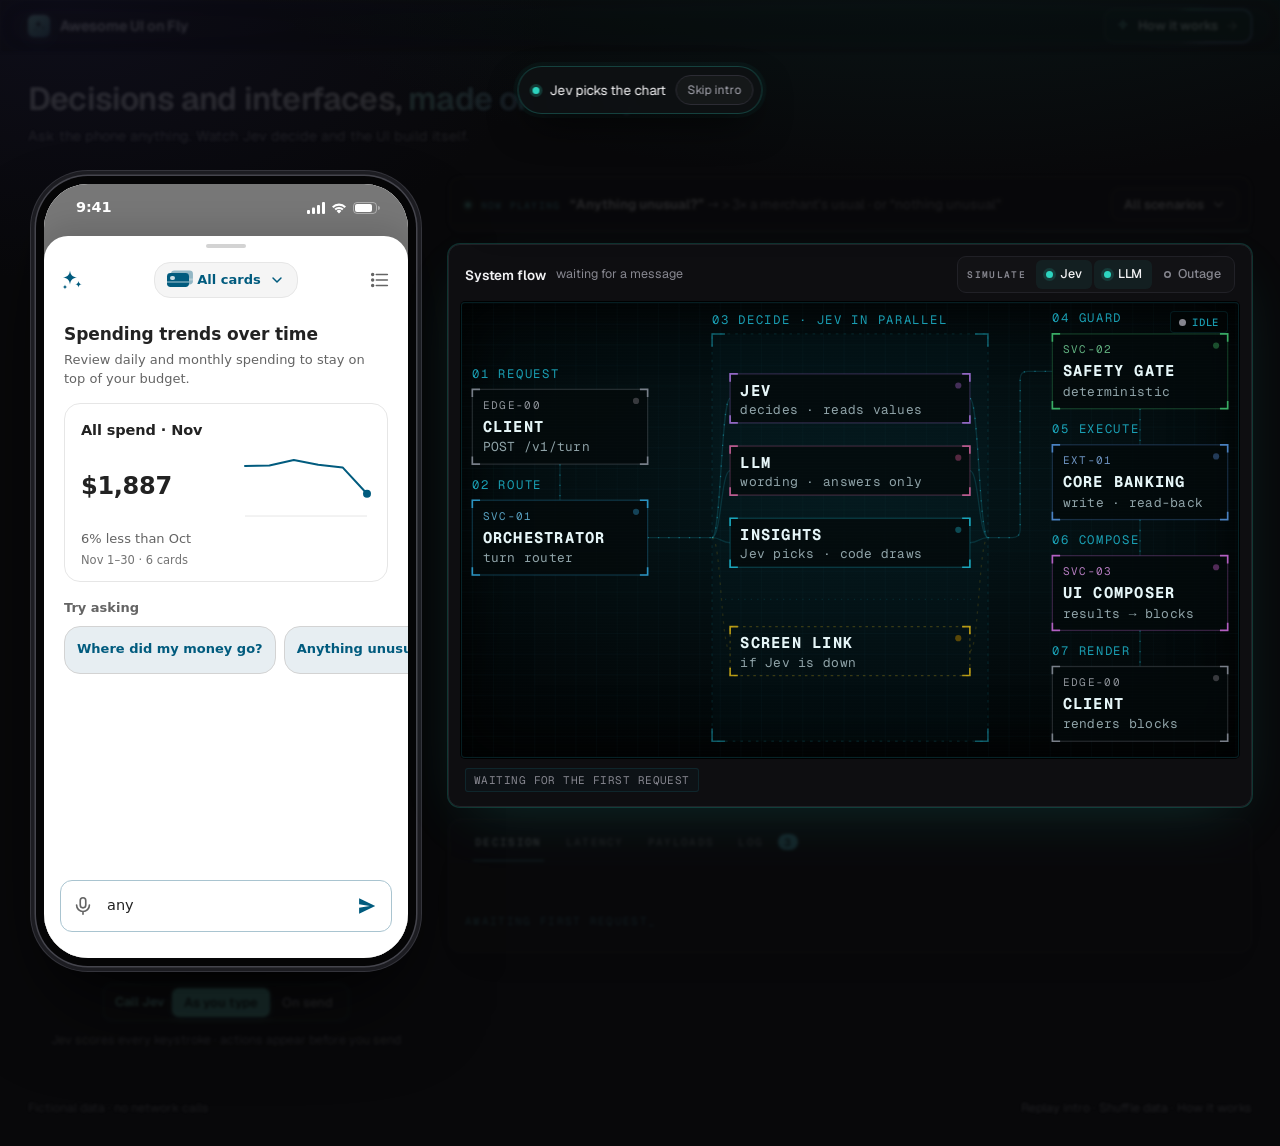
<file: index.html>
<!doctype html>
<html lang="en">
<head>
  <meta charset="utf-8">
  <meta http-equiv="Content-Security-Policy" content="default-src 'self'; script-src 'self'; style-src 'self' 'unsafe-inline'; img-src 'self' data:; font-src 'self'; connect-src 'none'; media-src 'none'; object-src 'none'; frame-src 'none'; worker-src 'none'; base-uri 'self'; form-action 'none'">
  <meta name="viewport" content="width=device-width, initial-scale=1">
  <title>Awesome UI on Fly</title>
  <meta name="description" content="A card assistant that decides and builds its UI on the fly — with every model call, score and latency visible.">
  <link rel="icon" href="data:image/svg+xml,%3Csvg xmlns=%22http://www.w3.org/2000/svg%22 viewBox=%220 0 32 32%22%3E%3Crect width=%2232%22 height=%2232%22 rx=%228%22 fill=%22%230e7490%22/%3E%3Cpath fill=%22%23ecfeff%22 d=%22M13 6c.7 5.8 3.4 8.5 9.2 9.2-5.8.7-8.5 3.4-9.2 9.2-.7-5.8-3.4-8.5-9.2-9.2 5.8-.7 8.5-3.4 9.2-9.2z%22/%3E%3C/svg%3E">
  <meta name="theme-color" content="#08080a">
  <meta property="og:title" content="Awesome UI on Fly">
  <meta property="og:description" content="Decisions and interfaces made on the fly — every model call, score and timing shown live.">
  <meta property="og:type" content="website">
  <!-- Share preview. Once the site is live, change og-image.png below to its FULL address,
       e.g. https://<you>.github.io/<repo>/og-image.png — LinkedIn and Facebook need an absolute URL. -->
  <meta property="og:image" content="https://rahulm38.github.io/Awesome-UI-on-fly/og-image.png">
  <meta property="og:image:width" content="1200">
  <meta property="og:image:height" content="630">
  <meta property="og:image:alt" content="Awesome UI on Fly — a phone drawing a spending chart on the fly, beside a live HUD of the Jev, LLM and insights calls.">
  <meta name="twitter:card" content="summary_large_image">
  <meta name="twitter:title" content="Awesome UI on Fly">
  <meta name="twitter:description" content="Decisions and interfaces made on the fly — every model call, score and timing shown live.">
  <meta name="twitter:image" content="https://rahulm38.github.io/Awesome-UI-on-fly/og-image.png">
  <link rel="preload" href="fonts/geist.woff2" as="font" type="font/woff2" crossorigin>
  <link rel="stylesheet" href="site.css?v=93">
  <link rel="stylesheet" href="phone.css?v=93">
</head>
<body>
  <header class="top">
    <a class="brand" href="#"><span class="mark"><svg viewBox="0 0 24 24"><use href="#i-sparkle"/></svg></span><b>Awesome UI on Fly</b></a>
    <nav class="top-nav"><a class="hiw" href="architecture.html"><span class="hiw-in"><svg class="ico" width="14" height="14" viewBox="0 0 24 24" fill="none" stroke="currentColor" stroke-width="1.75" stroke-linecap="round" stroke-linejoin="round" aria-hidden="true"><path d="M10 2.5c.5 4.4 2.6 6.5 7 7-4.4.5-6.5 2.6-7 7-.5-4.4-2.6-6.5-7-7 4.4-.5 6.5-2.6 7-7z"/></svg>How it works<svg class="ico hiw-arrow" width="14" height="14" viewBox="0 0 24 24" fill="none" stroke="currentColor" stroke-width="1.75" stroke-linecap="round" stroke-linejoin="round" aria-hidden="true"><path d="M5 12h14"/><path d="m12 5 7 7-7 7"/></svg></span></a></nav>
  </header>

  <section class="hero">
    <h1>Decisions and interfaces, <em>made on the fly.</em></h1>
    <p>Ask the phone anything. Watch Jev decide and the UI build itself.</p>
  </section>

  <main class="stage">
    <section class="phone-col">
      <div class="phone">
        <div class="screen">
          <div class="statusbar" id="statusbar"><span id="clock">9:41</span>
            <span class="sb-icons">
              <svg viewBox="0 0 18 12"><rect x="0" y="8" width="3" height="4" rx="1" fill="currentColor"/><rect x="5" y="5.5" width="3" height="6.5" rx="1" fill="currentColor"/><rect x="10" y="3" width="3" height="9" rx="1" fill="currentColor"/><rect x="15" y="0" width="3" height="12" rx="1" fill="currentColor"/></svg>
              <svg viewBox="0 0 16 12"><path d="M8 11.5 5.6 9a3.4 3.4 0 0 1 4.8 0zM3.4 6.8a6.5 6.5 0 0 1 9.2 0l-1.5 1.5a4.4 4.4 0 0 0-6.2 0zM1 4.4a9.9 9.9 0 0 1 14 0l-1.5 1.5a7.8 7.8 0 0 0-11 0z" fill="currentColor"/></svg>
              <svg viewBox="0 0 27 12"><rect x=".5" y=".5" width="23" height="11" rx="3.5" fill="none" stroke="currentColor" opacity=".4"/><rect x="2" y="2" width="17" height="8" rx="2" fill="currentColor"/><path d="M25 4v4a2 2 0 0 0 0-4z" fill="currentColor" opacity=".4"/></svg>
            </span>
          </div>

          <div class="host" id="host"></div>
          <button class="fab" id="fab" aria-label="Open Nova"><svg viewBox="0 0 24 24"><use href="#i-sparkle"/></svg><span class="dot"></span></button>
          <div class="scrim off" id="scrim"></div>

          <section class="sheet off" id="sheet" aria-label="Nova assistant">
            <button class="handle" id="handle" aria-label="Close"></button>
            <header class="sheet-head" id="sheet-head">
              <span class="sparkle"><svg viewBox="0 0 24 24"><use href="#i-sparkle"/></svg></span>
              <button class="card-chip" id="card-chip" aria-haspopup="dialog"></button>
              <button class="icon-btn" id="activity" aria-label="What Nova changed"><svg viewBox="0 0 24 24" fill="none" stroke="currentColor" stroke-width="1.8" stroke-linecap="round"><path d="M8 6h12M8 12h12M8 18h12"/><circle cx="4" cy="6" r="1" fill="currentColor"/><circle cx="4" cy="12" r="1" fill="currentColor"/><circle cx="4" cy="18" r="1" fill="currentColor"/></svg><span class="badge" id="badge"></span></button>
            </header>
            <div class="chat" id="chat"></div>
            <div class="tray" id="tray" hidden></div>
            <form class="inputbar" id="composer" autocomplete="off">
              <button type="button" class="mic" id="mic" aria-label="Speak">
                <svg viewBox="0 0 24 24" fill="none" stroke="currentColor" stroke-width="1.8" stroke-linecap="round"><rect x="9" y="3" width="6" height="11" rx="3"/><path d="M5 11a7 7 0 0 0 14 0M12 18v3"/></svg>
              </button>
              <input id="input" placeholder="Ask Nova…" aria-label="Message Nova">
              <button class="trail send" id="trail" aria-label="Send">
                <svg class="i-send" viewBox="0 0 24 24"><path d="M3.4 20.4 21 12 3.4 3.6l-.01 6.53L15 12 3.39 13.87z" fill="currentColor"/></svg>
              </button>
            </form>
          </section>

          <div class="picker" id="picker" hidden></div>
        </div>
      </div>
      <div class="under">
        <div class="seg" id="mode-seg" role="radiogroup" aria-label="When to call Jev"><span class="seg-l">Call Jev</span><button data-mode="live" class="on" role="radio" aria-checked="true">As you type</button><button data-mode="send" role="radio" aria-checked="false">On send</button></div>
        <p class="mode-note" id="mode-note">Jev scores every keystroke · actions appear before you send</p>
      </div>
    </section>

    <section class="inspector">
      <div class="panel" id="try">
        <div class="ph"><h2>Scenarios</h2><small>see it · click to play it</small><div class="r"><button class="btn sm" id="surprise" type="button"><svg class="ico" width="14" height="14" viewBox="0 0 24 24" fill="none" stroke="currentColor" stroke-width="1.8" stroke-linecap="round" stroke-linejoin="round" aria-hidden="true"><path d="M4 7h3.5c2 0 3.2.9 4.3 2.6l.4.8c1.1 1.7 2.3 2.6 4.3 2.6H20M17 9.8 20 13l-3 3M4 17h3.5c1.4 0 2.4-.4 3.2-1.2M13.3 8.2c.8-.8 1.8-1.2 3.2-1.2H20M17 4l3 3-3 3"/></svg>Surprise me</button></div></div>
        <div class="scen-tabs" id="scen-tabs" role="tablist" aria-label="Scenario groups"></div>
        <div class="scen" id="scenarios" role="tabpanel"></div>
        <div class="narrate" id="narrate"><span class="np"><i class="np-dot"></i><span><b>Pick one</b> · or type in the phone</span></span></div>
      </div>

      <div class="panel" id="flow-panel">
        <div class="ph"><h2>System flow</h2><small id="trace-label">waiting for a message</small><div class="r"><div class="sim" role="group" aria-label="Simulate models (nothing real is called)"><span class="sim-l">Simulate</span><label class="chip-tg" title="Jev picks the action and reads its values. Off: nothing decides — the phone says so and links to the right screen; the typing tray goes quiet."><input type="checkbox" data-model="jev" checked aria-label="Jev"><span><i></i>Jev</span></label><label class="chip-tg" title="The LLM only words answers (headlines), never decides. Off: templated wording, same decisions."><input type="checkbox" data-model="llm" checked aria-label="LLM"><span><i></i>LLM</span></label><label class="chip-tg out" title="Jev times out (5.0 s + one retry, 7.0 s budget) and the phone links to the right screen; the LLM misses its 1.5 s cap and templated words are used."><input type="checkbox" id="outage" aria-label="Model outage"><span><i></i>Outage</span></label></div></div></div>
        <div class="flow-wrap"><span class="live" id="live"><i></i>idle</span><svg id="flow" role="img" aria-label="Request pipeline: client, orchestrator, then Jev, LLM and Insights in parallel (rules as fallback), safety gate, core banking, UI composer, back to the client. It animates each live request; the line below describes the current stage."></svg></div>
        <div class="flow-say" id="flow-say"><i></i><span></span></div>
        <div class="summary" id="summary"><span>Waiting for the first request</span></div>
      </div>

      <div class="panel" id="inspect-panel">
        <div class="tabbar" role="tablist" aria-label="Request details">
          <button role="tab" id="t-scores" aria-controls="p-scores" data-tab="scores" class="on">Decision</button>
          <button role="tab" id="t-latency" aria-controls="p-latency" data-tab="latency">Latency</button>
          <button role="tab" id="t-payload" aria-controls="p-payload" data-tab="payload">Payloads</button>
          <button role="tab" id="t-log" aria-controls="p-log" data-tab="log">Log <i id="log-count"></i></button>
        </div>
        <div class="tab on" id="p-scores" role="tabpanel" aria-labelledby="t-scores" data-pane="scores">
          <div class="sub"><small id="scores-text"></small><div id="score-tabs" class="mini-tabs" role="tablist" aria-label="Message parts"></div></div>
          <div id="scores"><p class="hud-empty">awaiting first request<i>_</i></p></div>
        </div>
        <div class="tab" id="p-latency" role="tabpanel" aria-labelledby="t-latency" data-pane="latency"><div id="waterfall"><p class="empty hud-empty">awaiting first request<i>_</i></p></div></div>
        <div class="tab" id="p-payload" role="tabpanel" aria-labelledby="t-payload" data-pane="payload">
          <div class="sub"><small id="json-title">Click a row in Latency to inspect it</small>
            <div class="mini-tabs" id="side-tabs" role="tablist" aria-label="Payload side"><button role="tab" data-side="req">Request</button><button role="tab" data-side="res" class="on">Response</button></div></div>
          <pre id="json" class="json"><span class="hud-empty">select a span in Latency<i>_</i></span></pre>
        </div>
        <div class="tab" id="p-log" role="tabpanel" aria-labelledby="t-log" data-pane="log"><ol id="log" class="log"></ol></div>
      </div>
    </section>
  </main>

  <footer class="foot"><span>Fictional data · no network calls</span><span><button class="linkish" id="replay-intro" type="button">Replay intro</button> · <button class="linkish" id="shuffle" type="button" title="Reload with different fictional data">Shuffle data</button> · <a href="architecture.html">How it works</a></span></footer>

  <svg width="0" height="0" style="position:absolute" aria-hidden="true"><defs>
    <symbol id="i-sparkle" viewBox="0 0 24 24"><path fill="currentColor" d="M10 2.5c.5 4.4 2.6 6.5 7 7-4.4.5-6.5 2.6-7 7-.5-4.4-2.6-6.5-7-7 4.4-.5 6.5-2.6 7-7zM18.5 13c.25 2 1.2 3 3.2 3.2-2 .25-3 1.2-3.2 3.2-.25-2-1.2-3-3.2-3.2 2-.25 3-1.2 3.2-3.2zM5 16.5c.2 1.5.9 2.2 2.4 2.4-1.5.2-2.2.9-2.4 2.4-.2-1.5-.9-2.2-2.4-2.4 1.5-.2 2.2-.9 2.4-2.4z"/></symbol>
  </defs></svg>

  <script src="js/icons.js?v=93"></script>
  <script src="js/a11y.js?v=93"></script>
  <script src="js/flowgraph.js?v=93"></script>
  <script src="js/data.js?v=93"></script>
  <script src="js/jev.js?v=93"></script>
  <script src="js/llm.js?v=93"></script>
  <script src="js/insights.js?v=93"></script>
  <script src="js/engine.js?v=93"></script>
  <script src="js/charts.js?v=93"></script>
  <script src="js/phone.js?v=93"></script>
  <script src="js/inspector.js?v=93"></script>
  <script src="js/correct.js?v=93"></script>
  <script src="js/main.js?v=93"></script>
</body>
</html>
</file>
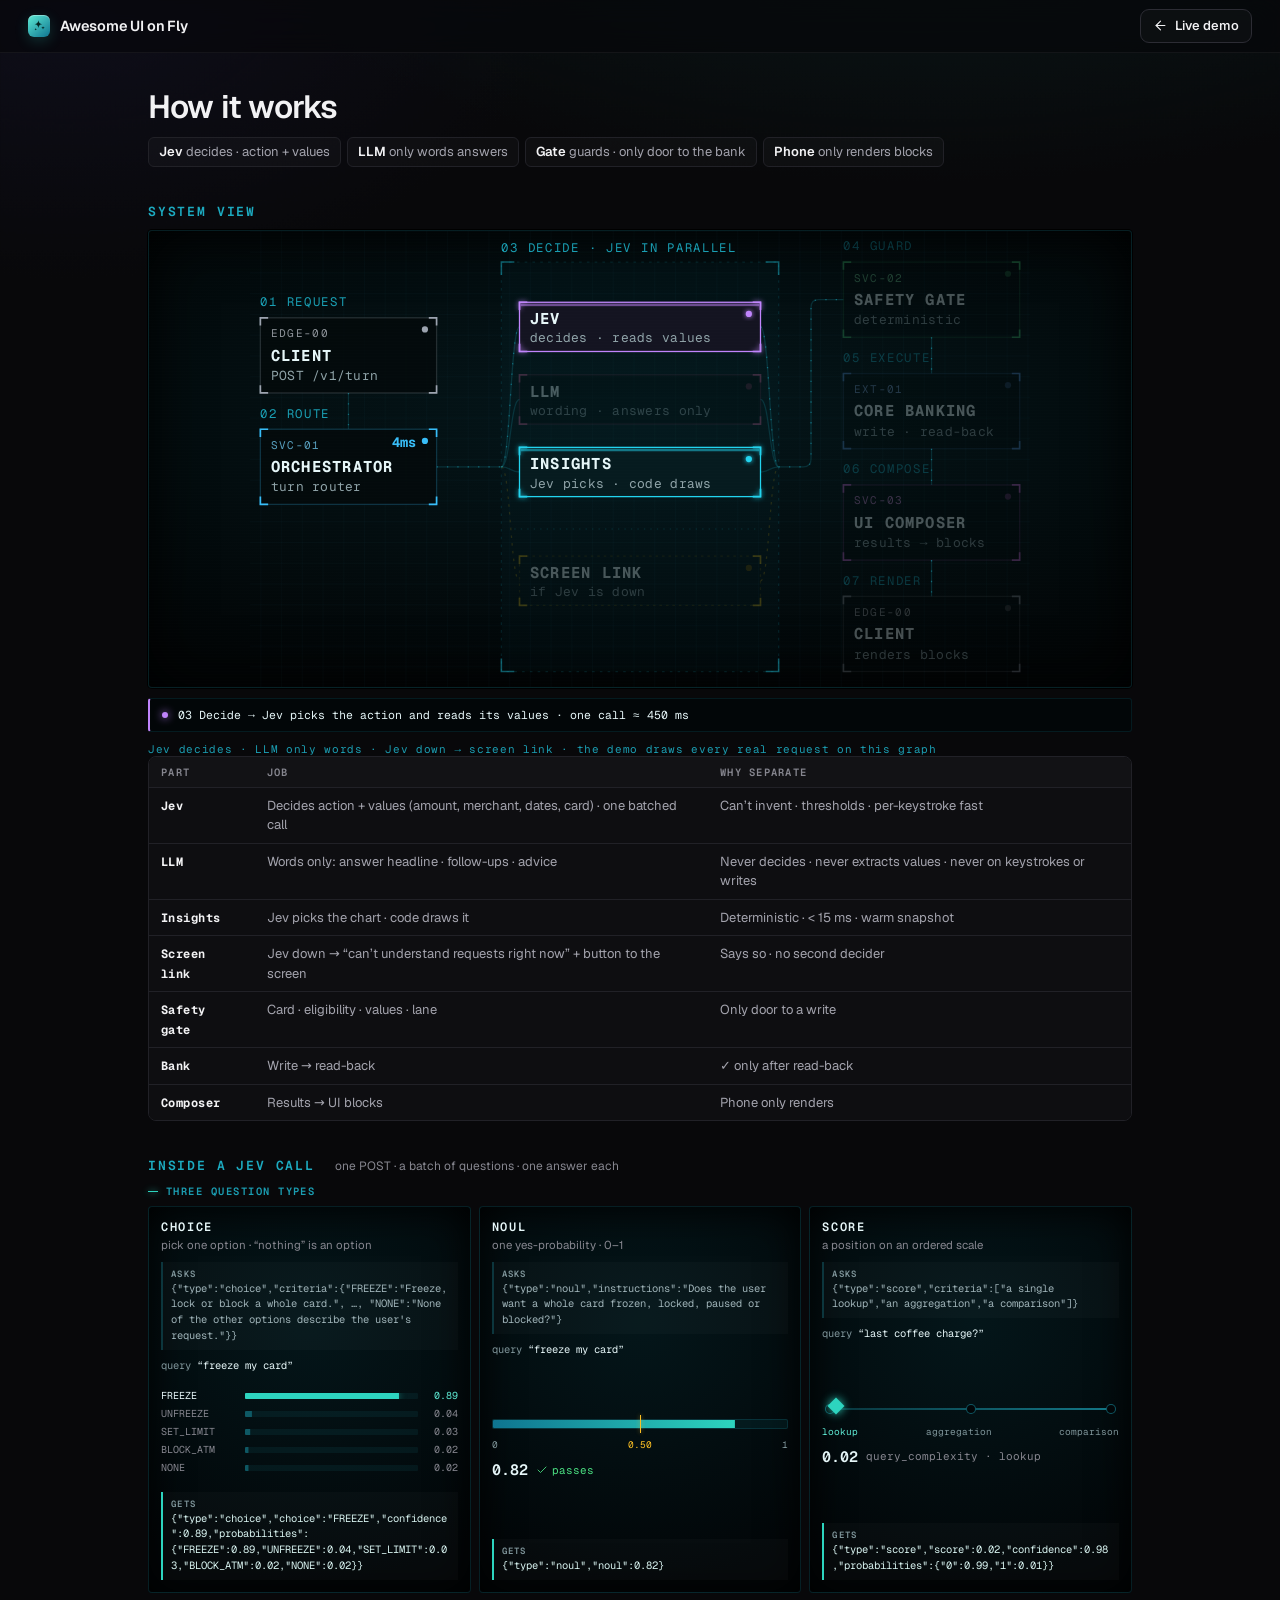
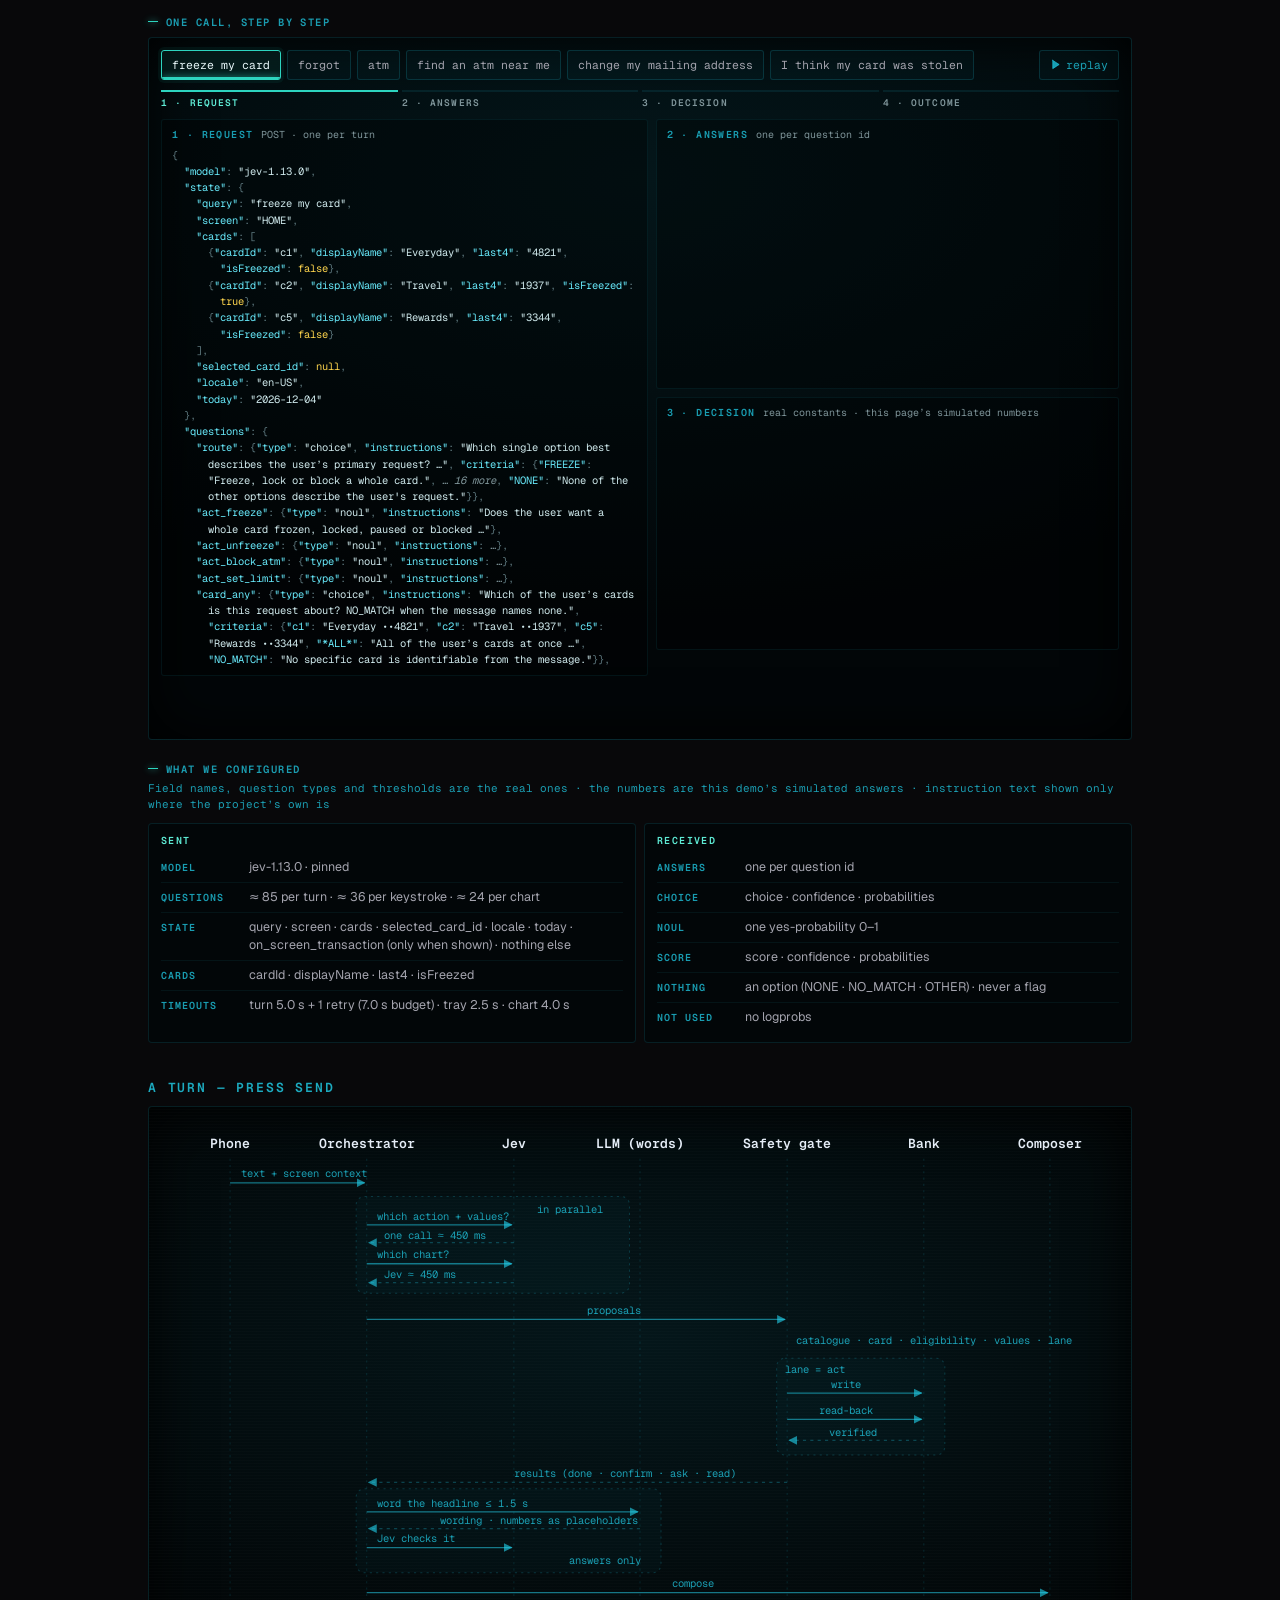
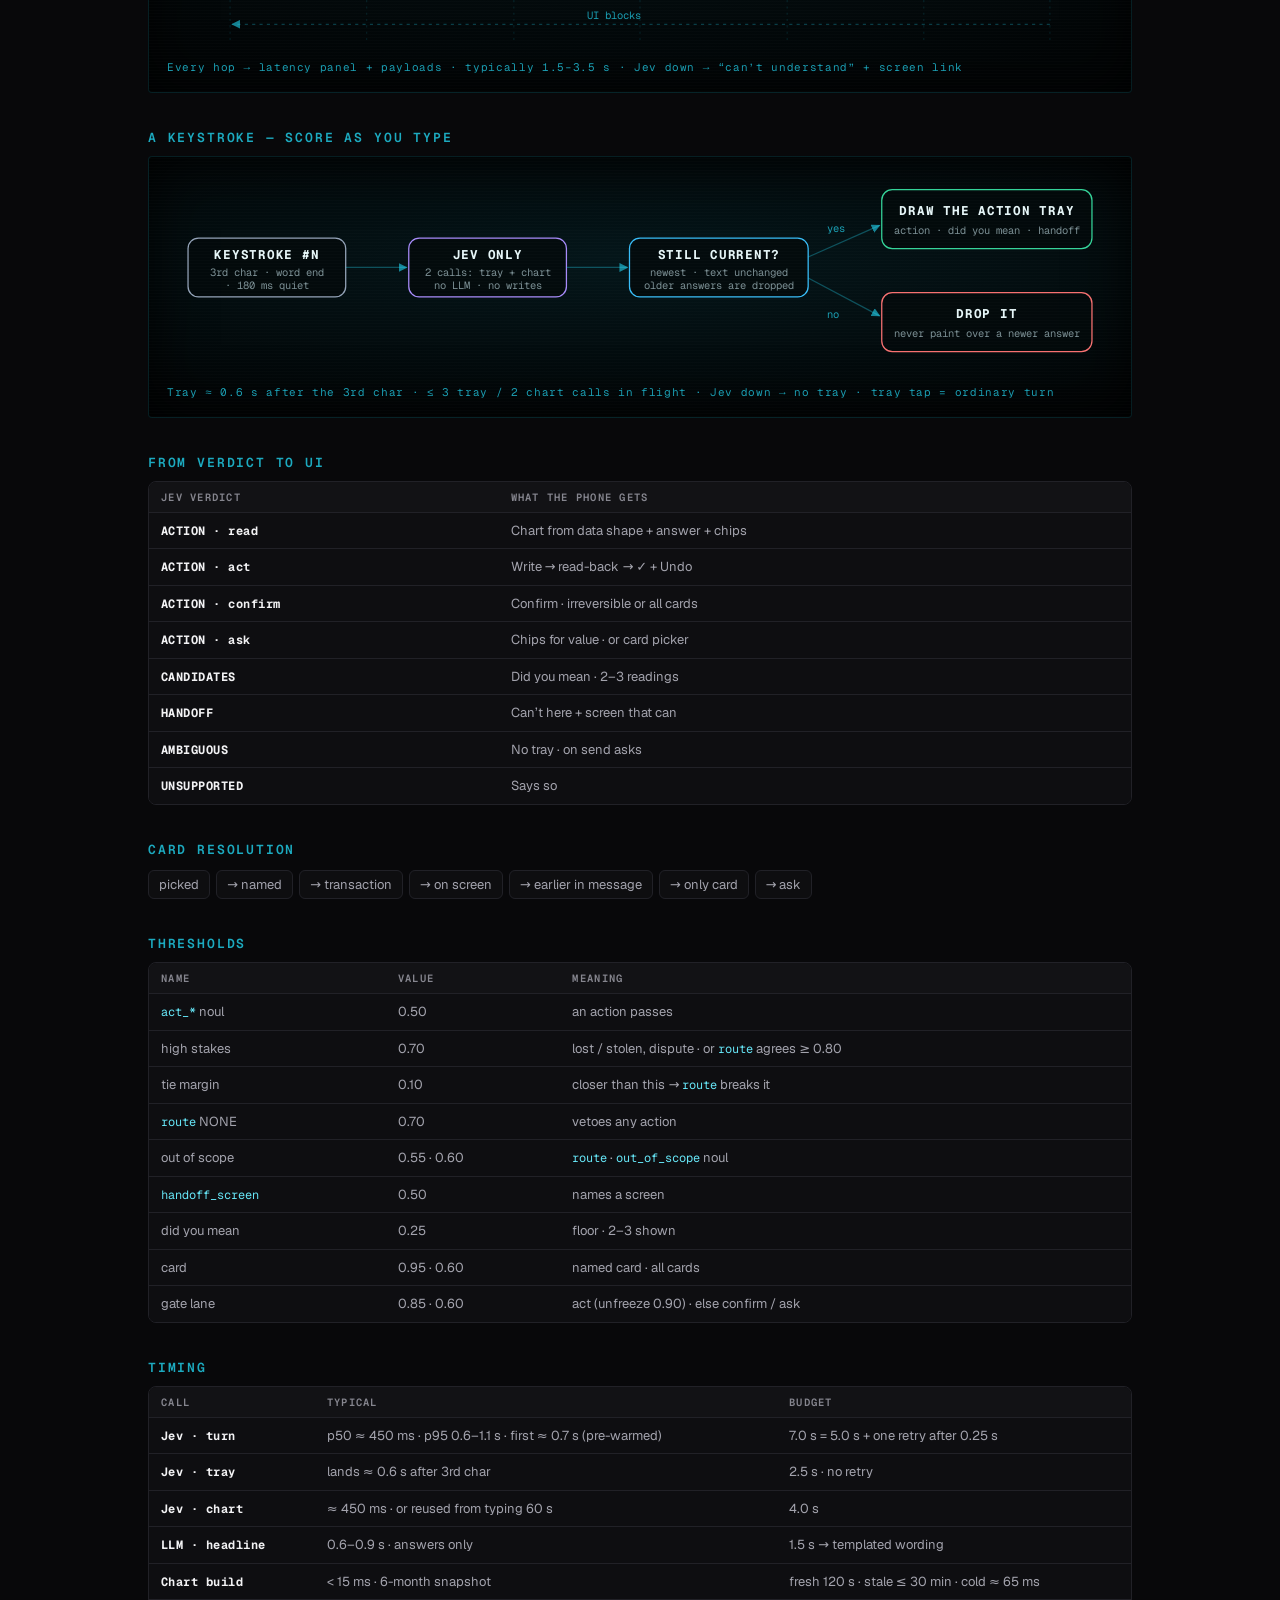
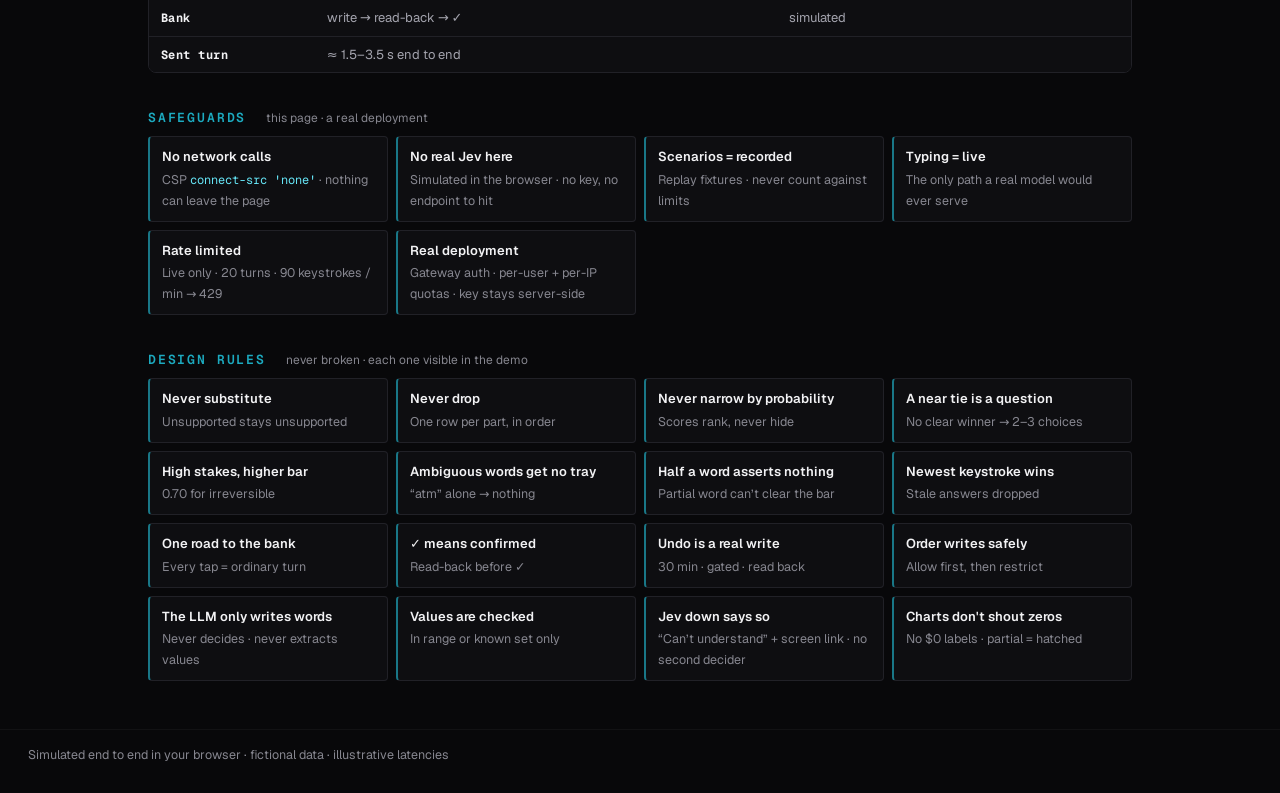
<file: architecture.html>
<!doctype html>
<html lang="en">
<head>
  <meta charset="utf-8">
  <meta property="og:title" content="Awesome UI on Fly · How it works">
  <meta property="og:image" content="og-image.png">
  <meta name="twitter:card" content="summary_large_image">
  <meta http-equiv="Content-Security-Policy" content="default-src 'self'; script-src 'self'; style-src 'self' 'unsafe-inline'; img-src 'self' data:; font-src 'self'; connect-src 'none'; media-src 'none'; object-src 'none'; frame-src 'none'; worker-src 'none'; base-uri 'self'; form-action 'none'">
  <meta name="viewport" content="width=device-width, initial-scale=1">
  <title>Awesome UI on Fly · How it works</title>
  <link rel="icon" href="data:image/svg+xml,%3Csvg xmlns=%22http://www.w3.org/2000/svg%22 viewBox=%220 0 32 32%22%3E%3Crect width=%2232%22 height=%2232%22 rx=%228%22 fill=%22%230e7490%22/%3E%3Cpath fill=%22%23ecfeff%22 d=%22M13 6c.7 5.8 3.4 8.5 9.2 9.2-5.8.7-8.5 3.4-9.2 9.2-.7-5.8-3.4-8.5-9.2-9.2 5.8-.7 8.5-3.4 9.2-9.2z%22/%3E%3C/svg%3E">
  <link rel="preload" href="fonts/geist.woff2" as="font" type="font/woff2" crossorigin>
  <link rel="stylesheet" href="site.css?v=93">
  <style>
    .doc-wrap { max-width: 1040px; margin: 0 auto; padding: 8px 28px 48px; }
    .doc-wrap h1 { font: 600 clamp(24px, 2.6vw, 32px)/1.15 var(--display); letter-spacing: -.025em; margin: 28px 0 0; }
    .doc-wrap h2 { font: 600 13px var(--mono); letter-spacing: .14em; text-transform: uppercase; color: #22d3eecc; margin: 36px 0 10px; }
    .doc-wrap h2 small { font: 12px var(--sans); letter-spacing: 0; text-transform: none; color: var(--text-3); margin-left: 10px; }
    .fig { position: relative; margin: 0; border: 1px solid #22d3ee1f; border-radius: 4px; overflow: hidden; padding: 18px;
      background: radial-gradient(120% 90% at 50% 40%, #04161a 0%, #020506 70%); box-shadow: inset 0 0 60px #000; }
    .fig::after { content: ""; position: absolute; inset: 0; pointer-events: none; opacity: .45; background: repeating-linear-gradient(0deg, #ffffff07 0 1px, transparent 1px 3px); }
    .fig svg { display: block; width: 100%; height: auto; position: relative; }
    .fig figcaption { font: 11px var(--mono); letter-spacing: .06em; color: var(--hud-dim); margin-top: 10px; position: relative; }
    table { width: 100%; border-collapse: collapse; margin: 0; font-size: 13px; background: var(--surface); border: 1px solid var(--border); border-radius: 8px; overflow: hidden; }
    th, td { text-align: left; padding: 8px 12px; border-bottom: 1px solid var(--border); vertical-align: top; }
    th { font: 600 10.5px var(--mono); letter-spacing: .12em; text-transform: uppercase; color: var(--text-3); background: #ffffff04; }
    td { color: var(--text-2); } td b { color: var(--text); font-family: var(--mono); font-size: 12px; letter-spacing: .04em; }
    code { font: 12px var(--mono); color: #67e8f9; }
    .rules { display: grid; grid-template-columns: repeat(auto-fill, minmax(230px, 1fr)); gap: 8px; }
    .rule { background: var(--surface); border: 1px solid var(--border); border-left: 2px solid #22d3ee88; border-radius: 4px; padding: 10px 12px; }
    .rule b { display: block; font-size: 13px; font-weight: 600; margin-bottom: 2px; }
    .rule span { color: var(--text-3); font-size: 12.5px; }
    svg text { font-family: var(--mono); }
    .b rect { fill: #03090bcc; stroke-width: 1.2; } .b .t { fill: #e6f6f8; font-size: 12px; font-weight: 700; letter-spacing: .06em; text-anchor: middle; text-transform: uppercase; }
    .b .s { fill: #7b8f94; font-size: 10px; text-anchor: middle; }
    .ar { stroke: #22d3ee55; stroke-width: 1.2; fill: none; marker-end: url(#h); } .ar.dash { stroke-dasharray: 3 4; }
    .lbl { fill: var(--hud-dim); font-size: 10px; } .life { stroke: #22d3ee22; stroke-dasharray: 2 4; }
    .sq { stroke: #22d3ee88; stroke-width: 1.2; marker-end: url(#h); } .sq.ret { stroke-dasharray: 3 4; stroke: #22d3ee44; }
    .grp { fill: #22d3ee06; stroke: #22d3ee33; stroke-dasharray: 2 4; }
    .points { list-style: none; display: flex; flex-wrap: wrap; gap: 6px; margin: 12px 0 0; padding: 0; }
    .points li { font-size: 13px; color: var(--text-2); background: #ffffff06; border: 1px solid var(--border); border-radius: 6px; padding: 4px 10px; } .points b { color: var(--text); }
    .fig-live { padding: 0; border: 0; background: none; box-shadow: none; overflow: visible; }
    .fig-live::after { display: none; }
    .fig-live .flow-wrap, .fig-live .flow-say { margin-left: 0; margin-right: 0; }
    .guards { display: grid; grid-template-columns: repeat(auto-fill, minmax(230px, 1fr)); gap: 8px; }
    .tscroll { border: 1px solid var(--border); border-radius: 8px; } .tscroll table { border: 0; border-radius: 0; }
    .tscroll tr:last-child td { border-bottom: 0; }
    @media (max-width: 760px) {
      .doc-wrap { padding-left: 16px; padding-right: 16px; }
      .tscroll table { min-width: 560px; }
      .fig:not(.fig-live) { overflow-x: auto; padding: 12px; }
      .fig:not(.fig-live) svg { min-width: 620px; }
      .rules, .guards { grid-template-columns: 1fr; }
      .doc-wrap h2 small { display: block; margin: 4px 0 0; }
    }
  </style>
</head>
<body>
  <header class="top"><a class="brand" href="index.html"><span class="mark"><svg viewBox="0 0 24 24"><path fill="currentColor" d="M10 2.5c.5 4.4 2.6 6.5 7 7-4.4.5-6.5 2.6-7 7-.5-4.4-2.6-6.5-7-7 4.4-.5 6.5-2.6 7-7zM18.5 13c.25 2 1.2 3 3.2 3.2-2 .25-3 1.2-3.2 3.2-.25-2-1.2-3-3.2-3.2 2-.25 3-1.2 3.2-3.2zM5 16.5c.2 1.5.9 2.2 2.4 2.4-1.5.2-2.2.9-2.4 2.4-.2-1.5-.9-2.2-2.4-2.4 1.5-.2 2.2-.9 2.4-2.4z"/></svg></span><b>Awesome UI on Fly</b></a><a class="btn sm" href="index.html"><svg width="14" height="14" viewBox="0 0 24 24" fill="none" stroke="currentColor" stroke-width="1.75" stroke-linecap="round" stroke-linejoin="round" aria-hidden="true"><path d="m12 19-7-7 7-7"/><path d="M19 12H5"/></svg>Live demo</a></header>

  <main class="doc-wrap"><h1>How it works</h1>
    <ul class="points"><li><b>Jev</b> decides · action + values</li><li><b>LLM</b> only words answers</li><li><b>Gate</b> guards · only door to the bank</li><li><b>Phone</b> only renders blocks</li></ul>

    <svg width="0" height="0" style="position:absolute"><defs><marker id="h" viewBox="0 0 10 10" refX="9" refY="5" markerWidth="7" markerHeight="7" orient="auto-start-reverse"><path d="M0 0L10 5L0 10z" fill="#22d3ee99"/></marker></defs></svg>

    <h2>System view</h2>
    <figure class="fig fig-live">
      <div class="flow-wrap"><svg id="flow" role="img" aria-label="Request pipeline: client, orchestrator, Jev decides action and values (screen link if Jev is down), Insights draws charts, safety gate, core banking, UI composer with LLM wording, back to the client."></svg></div>
      <div class="flow-say"><i></i><span>a sample turn plays through the pipeline</span></div>
      <figcaption>Jev decides · LLM only words · Jev down → screen link · the demo draws every real request on this graph</figcaption>
    </figure>

    <div class="tscroll"><table>
      <tr><th>Part</th><th>Job</th><th>Why separate</th></tr>
      <tr><td><b>Jev</b></td><td>Decides action + values (amount, merchant, dates, card) · one batched call</td><td>Can’t invent · thresholds · per-keystroke fast</td></tr>
      <tr><td><b>LLM</b></td><td>Words only: answer headline · follow-ups · advice</td><td>Never decides · never extracts values · never on keystrokes or writes</td></tr>
      <tr><td><b>Insights</b></td><td>Jev picks the chart · code draws it</td><td>Deterministic · &lt; 15 ms · warm snapshot</td></tr>
      <tr><td><b>Screen link</b></td><td>Jev down → “can’t understand requests right now” + button to the screen</td><td>Says so · no second decider</td></tr>
      <tr><td><b>Safety gate</b></td><td>Card · eligibility · values · lane</td><td>Only door to a write</td></tr>
      <tr><td><b>Bank</b></td><td>Write → read-back</td><td>✓ only after read-back</td></tr>
      <tr><td><b>Composer</b></td><td>Results → UI blocks</td><td>Phone only renders</td></tr>
    </table></div>

    <h2 id="jev-call">Inside a Jev call <small>one POST · a batch of questions · one answer each</small></h2>
    <section class="jx" id="jx" aria-label="Inside a Jev call">
      <h3 class="jx-h">Three question types</h3>
      <div class="jx-types">
        <article class="jx-card" id="jx-choice">
          <header><b>Choice</b><span>pick one option · “nothing” is an option</span></header>
          <code class="jx-snip"><i>asks</i>{"type":"choice","criteria":{"FREEZE":"Freeze, lock or block a whole card.", …, "NONE":"None of the other options describe the user's request."}}</code>
          <div class="jx-query">query <q>freeze my card</q></div>
          <div class="jx-viz"></div>
          <code class="jx-snip jx-got"><i>gets</i><span>{"type":"choice","choice":"FREEZE","confidence":0.89,"probabilities":{…}}</span></code>
        </article>
        <article class="jx-card" id="jx-noul">
          <header><b>Noul</b><span>one yes-probability · 0–1</span></header>
          <code class="jx-snip"><i>asks</i>{"type":"noul","instructions":"Does the user want a whole card frozen, locked, paused or blocked?"}</code>
          <div class="jx-query">query <q>freeze my card</q></div>
          <div class="jx-viz"></div>
          <code class="jx-snip jx-got"><i>gets</i><span>{"type":"noul","noul":0.82}</span></code>
        </article>
        <article class="jx-card" id="jx-score">
          <header><b>Score</b><span>a position on an ordered scale</span></header>
          <code class="jx-snip"><i>asks</i>{"type":"score","criteria":["a single lookup","an aggregation","a comparison"]}</code>
          <div class="jx-query">query <q>last coffee charge?</q></div>
          <div class="jx-viz"></div>
          <code class="jx-snip jx-got"><i>gets</i><span>{"type":"score","score":0.02,"confidence":0.98,"probabilities":{"0":0.99,"1":0.01}}</span></code>
        </article>
      </div>

      <h3 class="jx-h">One call, step by step</h3>
      <div class="jx-walk" id="jx-walk">
        <div class="jx-bar">
          <div class="jx-tabs" role="tablist" aria-label="Example requests"></div>
          <button type="button" class="jx-replay" aria-label="Replay this example"></button>
        </div>
        <ol class="jx-steps" aria-hidden="true"><li>request</li><li>answers</li><li>decision</li><li>outcome</li></ol>
        <div class="jx-grid">
          <div class="jx-pane jx-req"><div class="jx-ph"><b>1 · request</b><small>POST · one per turn</small></div><pre></pre></div>
          <div class="jx-col">
            <div class="jx-pane jx-ans"><div class="jx-ph"><b>2 · answers</b><small>one per question id</small></div><div class="jx-rows"></div></div>
            <div class="jx-pane jx-dec"><div class="jx-ph"><b>3 · decision</b><small>real constants · this page’s simulated numbers</small></div><ol class="jx-checks"></ol></div>
          </div>
        </div>
        <div class="jx-out" aria-live="polite"><span class="jx-ph"><b>4 · outcome</b></span><code></code><small></small></div>
      </div>

      <h3 class="jx-h">What we configured</h3>
      <p class="jx-note">Field names, question types and thresholds are the real ones · the numbers are this demo’s simulated answers · instruction text shown only where the project’s own is</p>
      <div class="jx-cfg">
        <div><h4>sent</h4><ul>
          <li><b>model</b><span>jev-1.13.0 · pinned</span></li>
          <li><b>questions</b><span>≈ 85 per turn · ≈ 36 per keystroke · ≈ 24 per chart</span></li>
          <li><b>state</b><span>query · screen · cards · selected_card_id · locale · today · on_screen_transaction (only when shown) · nothing else</span></li>
          <li><b>cards</b><span>cardId · displayName · last4 · isFreezed</span></li>
          <li><b>timeouts</b><span>turn 5.0 s + 1 retry (7.0 s budget) · tray 2.5 s · chart 4.0 s</span></li>
        </ul></div>
        <div><h4>received</h4><ul>
          <li><b>answers</b><span>one per question id</span></li>
          <li><b>choice</b><span>choice · confidence · probabilities</span></li>
          <li><b>noul</b><span>one yes-probability 0–1</span></li>
          <li><b>score</b><span>score · confidence · probabilities</span></li>
          <li><b>nothing</b><span>an option (NONE · NO_MATCH · OTHER) · never a flag</span></li>
          <li><b>not used</b><span>no logprobs</span></li>
        </ul></div>
      </div>
    </section>

    <h2>A turn — press send</h2>
    <figure class="fig">
      <svg viewBox="0 0 900 500">
        <g class="lbl" text-anchor="middle" style="font-size:12.5px;fill:#e5edf7;font-weight:600">
          <text x="60" y="22">Phone</text><text x="190" y="22">Orchestrator</text><text x="330" y="22">Jev</text><text x="450" y="22">LLM (words)</text><text x="590" y="22">Safety gate</text><text x="720" y="22">Bank</text><text x="840" y="22">Composer</text>
        </g>
        <g class="life"><path d="M60 32V490M190 32V490M330 32V490M450 32V490M590 32V490M720 32V490M840 32V490"/></g>
        <path class="sq" d="M60 55H188"/><text class="lbl" x="70" y="49">text + screen context</text>
        <rect class="grp" x="180" y="68" width="260" height="92" rx="8"/><text class="lbl" x="352" y="84">in parallel</text>
        <path class="sq" d="M190 95H328"/><text class="lbl" x="200" y="90">which action + values?</text>
        <path class="sq ret" d="M330 112H192"/><text class="lbl" x="206" y="108">one call ≈ 450 ms</text>
        <path class="sq" d="M190 132H328"/><text class="lbl" x="200" y="127">which chart?</text>
        <path class="sq ret" d="M330 150H192"/><text class="lbl" x="206" y="146">Jev ≈ 450 ms</text>
        <path class="sq" d="M190 185H588"/><text class="lbl" x="400" y="180">proposals</text>
        <text class="lbl" x="598" y="208">catalogue · card · eligibility · values · lane</text>
        <rect class="grp" x="580" y="222" width="160" height="92" rx="8"/><text class="lbl" x="588" y="236">lane = act</text>
        <path class="sq" d="M590 255H718"/><text class="lbl" x="632" y="250">write</text>
        <path class="sq" d="M590 280H718"/><text class="lbl" x="620" y="275">read-back</text>
        <path class="sq ret" d="M720 300H592"/><text class="lbl" x="630" y="296">verified</text>
        <path class="sq ret" d="M590 340H192"/><text class="lbl" x="330" y="335">results (done · confirm · ask · read)</text>
        <rect class="grp" x="180" y="346" width="290" height="80" rx="8"/><text class="lbl" x="382" y="418">answers only</text>
        <path class="sq" d="M190 368H448"/><text class="lbl" x="200" y="363">word the headline ≤ 1.5 s</text>
        <path class="sq ret" d="M450 384H192"/><text class="lbl" x="260" y="380">wording · numbers as placeholders</text>
        <path class="sq" d="M190 402H328"/><text class="lbl" x="200" y="397">Jev checks it</text>
        <path class="sq" d="M190 445H838"/><text class="lbl" x="480" y="440">compose</text>
        <path class="sq ret" d="M840 475H62"/><text class="lbl" x="400" y="470">UI blocks</text>
      </svg>
      <ol class="steps-m" aria-hidden="true">
        <li><b>Phone → Orchestrator</b><span>text + screen context</span></li>
        <li><b>Jev, in parallel</b><span>which action + values? one call ≈ 450 ms · which chart? ≈ 450 ms</span></li>
        <li><b>Safety gate</b><span>catalogue · card · eligibility · values · lane</span></li>
        <li><b>Bank</b><span>lane = act → write → read-back → verified</span></li>
        <li><b>Answers only</b><span>LLM words the headline ≤ 1.5 s → Jev checks it · fails → template</span></li>
        <li><b>Composer</b><span>results (done · confirm · ask · read) → UI blocks</span></li>
      </ol>
      <figcaption>Every hop → latency panel + payloads · typically 1.5–3.5 s · Jev down → “can’t understand” + screen link</figcaption>
    </figure>

    <h2>A keystroke — score as you type</h2>
    <figure class="fig">
      <svg viewBox="0 0 900 190">
        <g class="b"><rect x="20" y="60" width="150" height="56" rx="10" stroke="#94a3b8"/><text class="t" x="95" y="80">Keystroke #n</text><text class="s" x="95" y="96">3rd char · word end</text><text class="s" x="95" y="108">· 180 ms quiet</text></g>
        <g class="b"><rect x="230" y="60" width="150" height="56" rx="10" stroke="#a78bfa"/><text class="t" x="305" y="80">Jev only</text><text class="s" x="305" y="96">2 calls: tray + chart</text><text class="s" x="305" y="108">no LLM · no writes</text></g>
        <g class="b"><rect x="440" y="60" width="170" height="56" rx="10" stroke="#38bdf8"/><text class="t" x="525" y="80">Still current?</text><text class="s" x="525" y="96">newest · text unchanged</text><text class="s" x="525" y="108">older answers are dropped</text></g>
        <g class="b"><rect x="680" y="14" width="200" height="56" rx="10" stroke="#34d399"/><text class="t" x="780" y="38">Draw the action tray</text><text class="s" x="780" y="56">action · did you mean · handoff</text></g>
        <g class="b"><rect x="680" y="112" width="200" height="56" rx="10" stroke="#f87171"/><text class="t" x="780" y="136">Drop it</text><text class="s" x="780" y="154">never paint over a newer answer</text></g>
        <path class="ar" d="M170 88H228"/><path class="ar" d="M380 88H438"/><path class="ar" d="M610 78L678 48"/><path class="ar" d="M610 98L678 134"/>
        <text class="lbl" x="628" y="54">yes</text><text class="lbl" x="628" y="136">no</text>
      </svg>
      <ol class="steps-m" aria-hidden="true">
        <li><b>Keystroke #n</b><span>3rd char · word end · 180 ms quiet</span></li>
        <li><b>Jev only</b><span>2 calls side by side: tray + chart · no LLM · no writes</span></li>
        <li><b>Still current?</b><span>newest + text unchanged → draw the action tray · else → drop it</span></li>
      </ol>
      <figcaption>Tray ≈ 0.6 s after the 3rd char · ≤ 3 tray / 2 chart calls in flight · Jev down → no tray · tray tap = ordinary turn</figcaption>
    </figure>

    <h2>From verdict to UI</h2>
    <div class="tscroll"><table>
      <tr><th>Jev verdict</th><th>What the phone gets</th></tr>
      <tr><td><b>ACTION · read</b></td><td>Chart from data shape + answer + chips</td></tr>
      <tr><td><b>ACTION · act</b></td><td>Write → read-back → ✓ + Undo</td></tr>
      <tr><td><b>ACTION · confirm</b></td><td>Confirm · irreversible or all cards</td></tr>
      <tr><td><b>ACTION · ask</b></td><td>Chips for value · or card picker</td></tr>
      <tr><td><b>CANDIDATES</b></td><td>Did you mean · 2–3 readings</td></tr>
      <tr><td><b>HANDOFF</b></td><td>Can’t here + screen that can</td></tr>
      <tr><td><b>AMBIGUOUS</b></td><td>No tray · on send asks</td></tr>
      <tr><td><b>UNSUPPORTED</b></td><td>Says so</td></tr>
    </table></div>

    <h2>Card resolution</h2><ul class="points"><li>picked</li><li>→ named</li><li>→ transaction</li><li>→ on screen</li><li>→ earlier in message</li><li>→ only card</li><li>→ ask</li></ul>

    <h2>Thresholds</h2>
    <div class="tscroll"><table>
      <tr><th>Name</th><th>Value</th><th>Meaning</th></tr>
      <tr><td><code>act_*</code> noul</td><td>0.50</td><td>an action passes</td></tr>
      <tr><td>high stakes</td><td>0.70</td><td>lost / stolen, dispute · or <code>route</code> agrees ≥ 0.80</td></tr>
      <tr><td>tie margin</td><td>0.10</td><td>closer than this → <code>route</code> breaks it</td></tr>
      <tr><td><code>route</code> NONE</td><td>0.70</td><td>vetoes any action</td></tr>
      <tr><td>out of scope</td><td>0.55 · 0.60</td><td><code>route</code> · <code>out_of_scope</code> noul</td></tr>
      <tr><td><code>handoff_screen</code></td><td>0.50</td><td>names a screen</td></tr>
      <tr><td>did you mean</td><td>0.25</td><td>floor · 2–3 shown</td></tr>
      <tr><td>card</td><td>0.95 · 0.60</td><td>named card · all cards</td></tr>
      <tr><td>gate lane</td><td>0.85 · 0.60</td><td>act (unfreeze 0.90) · else confirm / ask</td></tr>
    </table></div>

    <h2>Timing</h2>
    <div class="tscroll"><table>
      <tr><th>Call</th><th>Typical</th><th>Budget</th></tr>
      <tr><td><b>Jev · turn</b></td><td>p50 ≈ 450 ms · p95 0.6–1.1 s · first ≈ 0.7 s (pre-warmed)</td><td>7.0 s = 5.0 s + one retry after 0.25 s</td></tr>
      <tr><td><b>Jev · tray</b></td><td>lands ≈ 0.6 s after 3rd char</td><td>2.5 s · no retry</td></tr>
      <tr><td><b>Jev · chart</b></td><td>≈ 450 ms · or reused from typing 60 s</td><td>4.0 s</td></tr>
      <tr><td><b>LLM · headline</b></td><td>0.6–0.9 s · answers only</td><td>1.5 s → templated wording</td></tr>
      <tr><td><b>Chart build</b></td><td>&lt; 15 ms · 6-month snapshot</td><td>fresh 120 s · stale ≤ 30 min · cold ≈ 65 ms</td></tr>
      <tr><td><b>Bank</b></td><td>write → read-back → ✓</td><td>simulated</td></tr>
      <tr><td><b>Sent turn</b></td><td>≈ 1.5–3.5 s end to end</td><td></td></tr>
    </table></div>

    <h2>Safeguards <small>this page · a real deployment</small></h2>
    <div class="guards">
      <div class="rule"><b>No network calls</b><span>CSP <code>connect-src 'none'</code> · nothing can leave the page</span></div>
      <div class="rule"><b>No real Jev here</b><span>Simulated in the browser · no key, no endpoint to hit</span></div>
      <div class="rule"><b>Scenarios = recorded</b><span>Replay fixtures · never count against limits</span></div>
      <div class="rule"><b>Typing = live</b><span>The only path a real model would ever serve</span></div>
      <div class="rule"><b>Rate limited</b><span>Live only · 20 turns · 90 keystrokes / min → 429</span></div>
      <div class="rule"><b>Real deployment</b><span>Gateway auth · per-user + per-IP quotas · key stays server-side</span></div>
    </div>

    <h2 id="rules">Design rules <small>never broken · each one visible in the demo</small></h2>
    <div class="rules">
      <div class="rule"><b>Never substitute</b><span>Unsupported stays unsupported</span></div>
      <div class="rule"><b>Never drop</b><span>One row per part, in order</span></div>
      <div class="rule"><b>Never narrow by probability</b><span>Scores rank, never hide</span></div>
      <div class="rule"><b>A near tie is a question</b><span>No clear winner → 2–3 choices</span></div>
      <div class="rule"><b>High stakes, higher bar</b><span>0.70 for irreversible</span></div>
      <div class="rule"><b>Ambiguous words get no tray</b><span>“atm” alone → nothing</span></div>
      <div class="rule"><b>Half a word asserts nothing</b><span>Partial word can’t clear the bar</span></div>
      <div class="rule"><b>Newest keystroke wins</b><span>Stale answers dropped</span></div>
      <div class="rule"><b>One road to the bank</b><span>Every tap = ordinary turn</span></div>
      <div class="rule"><b>✓ means confirmed</b><span>Read-back before ✓</span></div>
      <div class="rule"><b>Undo is a real write</b><span>30 min · gated · read back</span></div>
      <div class="rule"><b>Order writes safely</b><span>Allow first, then restrict</span></div>
      <div class="rule"><b>The LLM only writes words</b><span>Never decides · never extracts values</span></div>
      <div class="rule"><b>Values are checked</b><span>In range or known set only</span></div>
      <div class="rule"><b>Jev down says so</b><span>“Can’t understand” + screen link · no second decider</span></div>
      <div class="rule"><b>Charts don't shout zeros</b><span>No $0 labels · partial = hatched</span></div>
    </div>
  </main>
  <footer class="foot">Simulated end to end in your browser · fictional data · illustrative latencies</footer>
  <script src="js/flowgraph.js?v=93"></script>
  <script src="js/data.js?v=93"></script>
  <script src="js/icons.js?v=93"></script>
  <script src="js/jev.js?v=93"></script>
  <script src="js/jev-explainer.js?v=93"></script>
  <script src="js/arch-init.js?v=93"></script>
</body>
</html>
</file>
<file: site.css>
/* Site chrome: everything outside the phone. */
/* Geist + Geist Mono (SIL Open Font License, fonts/OFL.txt) — bundled, no network. */
@font-face { font-family: "Geist"; src: url("fonts/geist.woff2") format("woff2"); font-weight: 100 900; font-style: normal; font-display: swap; }
@font-face { font-family: "Geist Mono"; src: url("fonts/geist-mono.woff2") format("woff2"); font-weight: 100 900; font-style: normal; font-display: swap; }

:root {
  --bg: #08080a; --surface: #0e0e11; --surface-2: #141418; --surface-3: #1b1b21;
  --border: #212127; --border-2: #2c2c34; --text: #f2f2f4; --text-2: #a3a3ad; --text-3: #86868f; --hud-dim: #22d3eebb; --hud-mute: #7f959a;
  --accent: #2dd4bf; --accent-2: #5eead4; --accent-dim: #0c2f2b; --blue: #60a5fa; --violet: #a78bfa; --pink: #f472b6;
  --ok: #4ade80; --warn: #fbbf24; --bad: #f87171;
  --display: "Geist", "SF Pro Display", -apple-system, BlinkMacSystemFont, "Segoe UI Variable Display", "Segoe UI", system-ui, sans-serif;
  --sans: "Geist", "SF Pro Text", -apple-system, BlinkMacSystemFont, "Segoe UI Variable Text", "Segoe UI", system-ui, sans-serif;
  --mono: "Geist Mono", "SF Mono", ui-monospace, "JetBrains Mono", Menlo, Consolas, monospace;
  --ease: cubic-bezier(.2, .7, .3, 1);
  font-family: var(--sans); -webkit-font-smoothing: antialiased; -moz-osx-font-smoothing: grayscale; font-feature-settings: "ss01", "ss02";
}
* { box-sizing: border-box; }
html { background: var(--bg); scroll-behavior: smooth; }
body { margin: 0; color: var(--text); font-size: 14px; line-height: 1.5; min-height: 100vh;
  background:
    radial-gradient(1100px 520px at 72% -180px, #0f3b3a66, transparent 70%),
    radial-gradient(700px 400px at 5% 0%, #1b1a3a55, transparent 70%),
    var(--bg); }
body::before { content: ""; position: fixed; inset: 0; pointer-events: none; z-index: -1; opacity: .35;
  background-image: radial-gradient(#ffffff14 1px, transparent 1px); background-size: 24px 24px;
  mask-image: linear-gradient(to bottom, #000, transparent 70%); }
button { font: inherit; color: inherit; cursor: pointer; }
button:disabled { cursor: default; }
a { color: inherit; }
:focus-visible { outline: 2px solid var(--accent); outline-offset: 2px; border-radius: 6px; }

/* ── top bar ─────────────────────────────────────────────────────────── */
.top { position: sticky; top: 0; z-index: 40; display: flex; align-items: center; gap: 14px; padding: 9px max(28px, calc((100% - 1320px) / 2 + 28px));
  background: #08080ab8; backdrop-filter: saturate(160%) blur(14px); border-bottom: 1px solid #ffffff0d; flex-wrap: wrap; }
.brand { display: flex; align-items: center; gap: 10px; margin-right: auto; text-decoration: none; }
.mark { width: 22px; height: 22px; border-radius: 6px; display: grid; place-items: center; color: #042522;
  background: linear-gradient(140deg, #5eead4, #0e7490); box-shadow: inset 0 1px 0 #ffffff55, 0 4px 14px #2dd4bf33; }
.mark svg { width: 13px; height: 13px; }
.brand b { font: 600 14.5px var(--display); letter-spacing: -.2px; }
.seg { display: inline-flex; background: #ffffff08; border: 1px solid #2dd4bf40; border-radius: 10px; padding: 3px; box-shadow: 0 0 0 4px #2dd4bf0a; }
.seg button { border: 0; background: none; color: var(--text-2); border-radius: 7px; padding: 5px 12px; font-size: 13px; font-weight: 500; transition: background .2s, color .2s; }
.seg button.on { background: var(--accent); color: #042522; font-weight: 600; box-shadow: 0 2px 10px #2dd4bf40; }
.seg button:not(.on):hover { color: var(--text); }
.mode-note { margin: 6px 0 0; color: var(--text-3); font-size: 12.5px; text-align: center; }
.seg-l { align-self: center; color: var(--accent-2); font-size: 12.5px; font-weight: 600; padding: 0 8px; }
.tg { display: inline-flex; align-items: center; gap: 9px; color: var(--text-2); font-size: 13px; font-weight: 500; cursor: pointer; user-select: none; }
.tg input { position: absolute; opacity: 0; pointer-events: none; }
.tg span { width: 32px; height: 18px; border-radius: 99px; background: var(--surface-3); box-shadow: inset 0 0 0 1px var(--border-2); position: relative; transition: .2s; }
.tg span::after { content: ""; position: absolute; top: 2px; left: 2px; width: 14px; height: 14px; border-radius: 50%; background: var(--text-3); transition: .25s var(--ease); }
.tg input:checked + span { background: #3a2a0c; box-shadow: inset 0 0 0 1px #7a5714; }
.tg input:checked + span::after { left: 16px; background: var(--warn); }
.tg input:focus-visible + span { outline: 2px solid var(--accent); outline-offset: 2px; }
.btn { display: inline-flex; align-items: center; gap: 7px; border: 1px solid var(--border-2); border-radius: 8px; padding: 6px 12px; font-size: 13px; font-weight: 550;
  color: var(--text); text-decoration: none; background: #ffffff06; transition: border-color .2s, background .2s, transform .2s var(--ease); }
.btn:hover { border-color: #ffffff30; background: #ffffff0c; }
.btn:active { transform: translateY(1px); }
.btn.primary { border: 0; color: #042522; background: linear-gradient(180deg, #5eead4, #2dd4bf); box-shadow: inset 0 1px 0 #ffffff66, 0 6px 20px #2dd4bf33; }
.btn.primary:hover { filter: brightness(1.06); }
.btn.sm { padding: 6px 12px; font-size: 13px; border-radius: 9px; }
.btn svg { width: 15px; height: 15px; }

/* ── hero ────────────────────────────────────────────────────────────── */
.hero { max-width: 1320px; margin: 0 auto; padding: 28px 28px 20px; }
@keyframes breathe-dot { 50% { box-shadow: 0 0 0 6px #2dd4bf00; } }
.hero h1 { margin: 0; font: 600 clamp(24px, 2.6vw, 32px)/1.15 var(--display); letter-spacing: -.025em; }
.hero h1 em { font-style: normal; background: linear-gradient(95deg, #5eead4 10%, #60a5fa 55%, #a78bfa 95%); -webkit-background-clip: text; background-clip: text; color: transparent; }
.hero p { margin: 8px 0 0; color: var(--text-2); font-size: 14.5px; line-height: 1.55; max-width: 720px; }

/* ── layout ──────────────────────────────────────────────────────────── */
.stage { display: grid; grid-template-columns: 396px minmax(0, 1fr); gap: 24px; padding: 8px 28px 32px; max-width: 1320px; margin: 0 auto; align-items: start; }
.phone-col { position: sticky; top: 76px; }
.inspector { display: grid; gap: 12px; min-width: 0; }
.panel { background: var(--surface); border: 1px solid var(--border); border-radius: 12px; min-width: 0;
  box-shadow: 0 1px 0 #ffffff08 inset, 0 20px 40px -24px #000a; }
.ph { display: flex; align-items: center; gap: 10px; padding: 11px 16px 9px; }
.ph h2 { margin: 0; font: 600 13.5px var(--sans); letter-spacing: -.01em; color: var(--text); white-space: nowrap; }
.ph small { color: var(--text-3); font-size: 12.5px; overflow: hidden; text-overflow: ellipsis; white-space: nowrap; min-width: 0; }
.ph .r { margin-left: auto; display: flex; gap: 8px; align-items: center; }
.live { display: inline-flex; align-items: center; gap: 6px; font-size: 12px; font-weight: 550; color: var(--text-3); white-space: nowrap; }
.live i { width: 7px; height: 7px; border-radius: 50%; background: var(--text-3); }
.live.on { color: var(--accent-2); } .live.on i { background: var(--accent); box-shadow: 0 0 10px var(--accent); animation: breathe-dot 1.2s infinite; }
.empty { color: var(--text-3); font-size: 14px; margin: 6px 0; }
.foot { max-width: 1320px; margin: 0 auto; display: flex; justify-content: space-between; gap: 16px; flex-wrap: wrap; color: var(--text-3); font-size: 12.5px; padding: 16px 28px 28px; border-top: 1px solid #ffffff0a; }
.foot a { color: var(--text-2); text-decoration: none; } .foot a:hover { color: var(--text); }

/* ── scenarios ───────────────────────────────────────────────────────── */
.scen-tabs { display: flex; gap: 4px; padding: 0 16px; border-bottom: 1px solid var(--border); overflow-x: auto; scrollbar-width: none; }
.scen-tabs button { border: 0; background: none; color: var(--text-3); padding: 8px 2px 10px; margin: 0 8px -1px; font-size: 13.5px; font-weight: 550; border-bottom: 2px solid transparent; white-space: nowrap; transition: color .2s; }
.scen-tabs button:hover { color: var(--text-2); }
.scen-tabs button.on { color: var(--text); border-bottom-color: var(--accent); }
.scen-tabs button span { font-size: 12px; color: var(--text-3); margin-left: 6px; font-variant-numeric: tabular-nums; }
.scen { padding: 10px 16px 14px; }
@keyframes rise { from { opacity: 0; transform: translateY(6px); } }
.narrate { display: flex; gap: 10px; align-items: flex-start; margin: 0; padding: 12px 20px 14px; border-top: 1px solid var(--border); color: var(--text-2); font-size: 13.5px; line-height: 1.5; }
.narrate::before { content: ""; flex: none; width: 6px; height: 6px; border-radius: 50%; background: var(--accent); margin-top: 7px; }
.narrate b { color: var(--text); font-weight: 600; } .narrate em { color: var(--text-3); font-style: normal; }

/* ── system flow: control-room HUD ─────────────────────────────────── */
.flow-wrap { position: relative; margin: 0 12px; border: 1px solid #22d3ee1f; border-radius: 4px; overflow: hidden;
  background: radial-gradient(120% 90% at 50% 40%, #04161a 0%, #020506 70%); box-shadow: inset 0 0 60px #000, 0 0 0 1px #000; }
.flow-wrap::after { content: ""; position: absolute; inset: 0; pointer-events: none; mix-blend-mode: overlay; opacity: .5;
  background: repeating-linear-gradient(0deg, #ffffff08 0 1px, transparent 1px 3px); animation: flicker 6s steps(1) infinite; }
.flow-wrap::before { content: ""; position: absolute; left: 0; right: 0; height: 60px; top: -60px; pointer-events: none; z-index: 1;
  background: linear-gradient(180deg, transparent, #22d3ee0c, transparent); animation: sweep 7s linear infinite; }
@keyframes sweep { to { transform: translateY(520px); } }
@keyframes flicker { 0%, 100% { opacity: .5; } 47% { opacity: .42; } 48% { opacity: .6; } }
.flow-svg { width: 100%; height: auto; display: block; position: relative; }
.flow-svg:not(.vert) { max-width: 780px; margin: 0 auto; }
.flow-svg text { font-family: var(--mono); }
.flow-svg .stage-t { fill: var(--hud-dim); font-size: 9.5px; letter-spacing: .14em; text-transform: uppercase; }
.flow-svg .group { fill: #22d3ee05; stroke: #22d3ee1c; stroke-dasharray: 2 4; }
.flow-svg .group-br { fill: none; stroke: #22d3ee66; stroke-width: 1.2; }
.flow-svg .group-div { stroke: #22d3ee1a; stroke-dasharray: 1 4; }
.flow-svg .edge { fill: none; stroke: #22d3ee26; stroke-width: 1; transition: stroke .3s; }
.flow-svg .edge.fallback { stroke: #facc1522; stroke-dasharray: 2 4; }
.flow-svg .edge.hot { stroke: #22d3ee70; }
.flow-svg .flowline { fill: none; stroke: transparent; stroke-width: 1; stroke-dasharray: 1 7; pointer-events: none; }
.flow-svg .flowline.on { stroke: #22d3ee60; animation: march 1.1s linear infinite; }
@keyframes march { to { stroke-dashoffset: -16; } }
.flow-svg .comet { fill: none; stroke-width: 2.2; stroke-linecap: round; filter: url(#glow); }
.flow-svg .comet.ghost { stroke-width: 1.4; opacity: .55; }
.flow-svg .node rect.bg { fill: #03090bcc; stroke: color-mix(in srgb, var(--nc) 22%, transparent); stroke-width: 1; transition: stroke .3s, fill .3s; }
.flow-svg .node .br { fill: none; stroke: color-mix(in srgb, var(--nc) 70%, transparent); stroke-width: 1.3; transition: stroke .3s; }
.flow-svg .node .scan { fill: var(--nc); opacity: 0; }
.flow-svg .node .led { fill: color-mix(in srgb, var(--nc) 35%, #000); transition: fill .3s; }
.flow-svg .node .id { fill: color-mix(in srgb, var(--nc) 70%, #fff); font-size: 8.5px; letter-spacing: .12em; opacity: .75; }
.flow-svg .node .t { fill: #e6f6f8; font-size: 12px; font-weight: 700; letter-spacing: .08em; }
.flow-svg .node .s { fill: #8fa3a8; font-size: 10px; letter-spacing: .02em; }
.flow-svg .node .ms { fill: var(--nc); font-size: 10.5px; font-weight: 700; }
.flow-svg .node { transition: opacity .35s; }
.flow-svg .node.active rect.bg { fill: color-mix(in srgb, var(--nc) 9%, #03090b); stroke: var(--nc); }
.flow-svg .node.active .br { stroke: var(--nc); filter: url(#glow); }
.flow-svg .node.active .led { fill: var(--nc); filter: url(#glow); animation: blinkdot .5s steps(2) infinite; }
.flow-svg .node.active .scan { opacity: .5; animation: nodescan 1.1s linear infinite; }
@keyframes nodescan { from { transform: translateY(0); } to { transform: translateY(54px); } }
.flow-svg .node.row.active .scan { animation-name: nodescan-row; } @keyframes nodescan-row { to { transform: translateY(32px); } }
.flow-svg .node.done .led { fill: var(--nc); }
.flow-svg .node.done .br { stroke: var(--nc); }
.flow-svg .node.bad rect.bg, .flow-svg .node.bad .br { stroke: #ff3b5c; } .flow-svg .node.bad .led { fill: #ff3b5c; } .flow-svg .node.bad .ms { fill: #ff3b5c; }
.flow-svg .node.idle { opacity: .3; }
.flow-svg .node.fb rect.bg { stroke-dasharray: 2 3; fill: transparent; }
.flow-svg .node.switchable { cursor: pointer; }
.flow-svg .node.switchable:hover .br { stroke: #fff; }
.flow-svg .node.off { opacity: .22 !important; }
.flow-svg .node.off rect.bg { stroke-dasharray: 2 3; fill: transparent; }
.flow-svg .node.off .t { text-decoration: line-through; }
@keyframes blinkdot { 50% { opacity: .2; } }
.summary { display: flex; flex-wrap: wrap; gap: 6px; padding: 10px 16px 14px; }
.summary span { display: inline-flex; align-items: baseline; gap: 6px; font: 11px var(--mono); letter-spacing: .04em; text-transform: uppercase; color: var(--text-3); background: #22d3ee06; border: 1px solid #22d3ee1a; border-radius: 3px; padding: 4px 8px; }
.summary b { font-weight: 700; color: #e6f6f8; text-transform: none; }
.summary .tot { border-color: #22d3ee55; background: #22d3ee10; } .summary .tot b { color: #67e8f9; text-shadow: 0 0 8px #22d3ee88; }

/* ── tabs ────────────────────────────────────────────────────────────── */
.tabbar { display: flex; gap: 4px; padding: 6px 16px 0; border-bottom: 1px solid var(--border); overflow-x: auto; scrollbar-width: none; }
.tabbar button { border: 0; background: none; color: var(--text-3); padding: 8px 2px 10px; margin: 0 8px -1px; font-size: 13px; font-weight: 550; border-bottom: 2px solid transparent; white-space: nowrap; transition: color .2s; }
.tabbar button:hover { color: var(--text-2); }
.tabbar button.on { color: var(--text); border-bottom-color: var(--text); }
.tabbar i { font: 600 10.5px var(--sans); font-style: normal; background: var(--accent); color: #042522; border-radius: 99px; padding: 1px 6px; margin-left: 6px; }
.tabbar i:empty { display: none; }
.tab { display: none; padding: 14px 16px 16px; min-height: 260px; } .tab.on { display: block; animation: fade .2s; }
@keyframes fade { from { opacity: 0; } }
.sub { display: flex; justify-content: space-between; align-items: center; gap: 10px; margin-bottom: 14px; min-height: 24px; }
.sub small { color: var(--text-3); font-size: 13px; overflow: hidden; text-overflow: ellipsis; white-space: nowrap; }
.mini-tabs { display: flex; gap: 2px; background: #ffffff08; border: 1px solid var(--border); border-radius: 9px; padding: 2px; }
.mini-tabs:empty { display: none; }
.mini-tabs button { border: 0; background: none; border-radius: 7px; padding: 3px 10px; color: var(--text-3); font-size: 12.5px; font-weight: 500; }
.mini-tabs button.on { color: var(--text); background: var(--surface-3); }

/* decision */
.dec-grid { display: grid; grid-template-columns: minmax(0, 1.2fr) minmax(0, 1fr); gap: 24px; }
.route { display: flex; gap: 8px; margin-bottom: 12px; flex-wrap: wrap; }
.route span { font-size: 12.5px; color: var(--text-3); background: #ffffff06; border: 1px solid var(--border); border-radius: 8px; padding: 4px 9px; }
.route b { font-weight: 600; font-variant-numeric: tabular-nums; color: var(--text); margin-left: 6px; }
.route em { font-size: 12.5px; color: var(--warn); font-style: normal; align-self: center; }
.sc { display: grid; grid-template-columns: minmax(0, 1.1fr) minmax(0, 1fr) 40px; gap: 14px; align-items: center; padding: 7px 10px; border-radius: 8px; }
.sc.chosen { background: #4ade800d; box-shadow: inset 2px 0 0 var(--ok); }
.sc.cand { background: #a78bfa12; box-shadow: inset 2px 0 0 var(--violet); }
.sc-l { font-size: 13px; color: var(--text-2); white-space: nowrap; overflow: hidden; text-overflow: ellipsis; }
.sc.chosen .sc-l, .sc.cand .sc-l { color: var(--text); font-weight: 550; }
.sc-l small { font-size: 10.5px; font-weight: 500; color: var(--text-3); border: 1px solid var(--border-2); border-radius: 5px; padding: 0 5px; margin-left: 6px; }
.sc-t { position: relative; height: 6px; background: #ffffff0d; border-radius: 99px; }
.sc-t i { position: absolute; inset: 0 auto 0 0; border-radius: 99px; background: #4b4b55; transition: width .45s var(--ease); }
.sc-t i.pass { background: linear-gradient(90deg, #0e7490, var(--accent)); box-shadow: 0 0 10px #2dd4bf55; }
.sc-t b { position: absolute; top: -5px; bottom: -5px; width: 1.5px; background: var(--text-2); opacity: .6; border-radius: 1px; }
.sc-v { font-size: 13px; text-align: right; color: var(--text-2); font-variant-numeric: tabular-nums; }
.verdict { font-size: 13px; color: var(--text-2); background: var(--surface-2); border: 1px solid var(--border); border-radius: 12px; padding: 12px 14px; line-height: 1.5; }
.verdict b { display: inline-block; font: 650 11px var(--sans); letter-spacing: .06em; margin: 0 8px 4px 0; padding: 3px 7px; border-radius: 6px; background: var(--surface-3); color: var(--text); }
.v-action b { background: #4ade801f; color: var(--ok); } .v-candidates b { background: #a78bfa24; color: var(--violet); }
.v-handoff b { background: #60a5fa24; color: var(--blue); } .v-ambiguous b, .v-none b { background: #fbbf2424; color: var(--warn); }
.v-unsupported b { background: #f8717124; color: var(--bad); }
.legend { display: flex; gap: 16px; margin-top: 14px; font-size: 12.5px; color: var(--text-3); flex-wrap: wrap; }
.legend span::before { content: ""; display: inline-block; width: 8px; height: 8px; border-radius: 2px; margin-right: 6px; background: var(--c); }
.told { margin-top: 12px; border: 1px solid var(--border); border-radius: 12px; overflow: hidden; }
.told > small { display: block; font-size: 12.5px; font-weight: 600; color: var(--text-2); padding: 10px 14px; background: #ffffff05; border-bottom: 1px solid var(--border); }
.kv { display: grid; grid-template-columns: auto 1fr; font-size: 13px; }
.kv span, .kv b { padding: 8px 14px; border-bottom: 1px solid var(--border); }
.kv span { color: var(--text-3); white-space: nowrap; } .kv b { font-weight: 500; color: var(--text); }
.kv > :nth-last-child(-n+2) { border-bottom: 0; }
.kv + .kv { border-top: 1px solid var(--border); }

/* waterfall */
.wf-row { display: grid; grid-template-columns: 190px minmax(0, 1fr) 64px; gap: 14px; align-items: center; width: 100%; border: 0; background: none; padding: 6px 8px; border-radius: 8px; text-align: left; transition: background .15s; }
.wf-row:hover, .wf-row.sel { background: #ffffff08; }
.wf-name { font-size: 12.5px; color: var(--text-2); white-space: nowrap; overflow: hidden; text-overflow: ellipsis; display: flex; align-items: center; gap: 8px; }
.wf-name::before { content: ""; flex: none; width: 8px; height: 8px; border-radius: 3px; background: var(--nc); }
.wf-track { position: relative; height: 18px; }
.wf-track::before { content: ""; position: absolute; left: 0; right: 0; top: 50%; border-top: 1px dashed #ffffff12; }
.wf-track i { position: absolute; top: 3px; bottom: 3px; border-radius: 4px; background: var(--nc); box-shadow: 0 0 12px color-mix(in srgb, var(--nc) 40%, transparent); }
.wf-row.bad .wf-track i { background: repeating-linear-gradient(45deg, var(--bad) 0 4px, #7f1d1d 4px 8px); }
.wf-ms { font-size: 13px; text-align: right; color: var(--text-2); font-variant-numeric: tabular-nums; }
.wf-row.bad .wf-ms { color: var(--bad); }
.wf-axis { display: grid; grid-template-columns: 190px minmax(0, 1fr) 64px; gap: 14px; padding: 10px 8px 0; margin-top: 8px; border-top: 1px solid var(--border); font-size: 12px; color: var(--text-3); font-variant-numeric: tabular-nums; }
.wf-axis span:nth-child(2) { display: flex; justify-content: space-between; }

/* json + log */
.json { margin: 0; max-height: 400px; overflow: auto; font: 12.5px/1.65 var(--mono); color: var(--text-2); white-space: pre-wrap; word-break: break-word; background: #050507; border: 1px solid var(--border); border-radius: 12px; padding: 14px 16px; }
.json .k { color: #7dd3fc; } .json .s { color: #86efac; } .json .n { color: #fcd34d; } .json .l { color: #f9a8d4; }
.log { list-style: none; margin: 0; padding: 0; max-height: 400px; overflow: auto; }
.log li { display: grid; grid-template-columns: 44px 1fr; gap: 10px; padding: 7px 4px; border-bottom: 1px solid var(--border); font-size: 13px; color: var(--text-2); animation: fade .3s; }
.log time { font-size: 12px; color: var(--text-3); padding-top: 1px; font-variant-numeric: tabular-nums; }
.log li.ok span { color: var(--text); } .log li.ok time { color: var(--ok); }
.log li.warn span { color: #fde68a; } .log li.warn time { color: var(--warn); }
.log li.dim span { color: var(--text-3); }

/* ── how it works ────────────────────────────────────────────────────── */

@media (max-width: 1180px) {
  .stage { grid-template-columns: 1fr; } .phone-col { position: static; }
  .hero { grid-template-columns: 1fr; gap: 28px; align-items: start; }
}
@media (max-width: 760px) {
  .top, .hero, .stage, .foot { padding-left: 16px; padding-right: 16px; }
  .hero { padding-top: 20px; }
  .dec-grid { grid-template-columns: 1fr; }
  .wf-row, .wf-axis { grid-template-columns: 120px minmax(0, 1fr) 54px; }
}
@media (prefers-reduced-motion: reduce) { *, *::before { animation: none !important; transition: none !important; } }


.under { display: flex; flex-direction: column; align-items: center; gap: 4px; margin-top: 18px; }

.points { list-style: none; display: flex; flex-wrap: wrap; gap: 6px; margin: 12px 0 0; padding: 0; }
.points li { font-size: 13px; color: var(--text-2); background: #ffffff06; border: 1px solid var(--border); border-radius: 6px; padding: 4px 10px; }
.points b { color: var(--text); font-weight: 600; }
.narrate em { font-family: var(--mono); font-size: 11.5px; color: var(--accent-2); }

/* decision tab · HUD */
#scores { font-family: var(--mono); }
.vline { display: flex; flex-wrap: wrap; align-items: center; gap: 8px 12px; padding: 9px 12px; border: 1px solid #22d3ee1f; border-radius: 4px; background: #03090b; font-size: 12px; color: #b9c7ca; }
.vline b { font-size: 10.5px; letter-spacing: .12em; padding: 2px 7px; border-radius: 3px; background: #ffffff10; color: #fff; }
.vline.v-action b { background: #4ade801f; color: #4ade80; } .vline.v-candidates b { background: #c084fc22; color: #d8b4fe; }
.vline.v-handoff b { background: #60a5fa22; color: #93c5fd; } .vline.v-ambiguous b, .vline.v-none b { background: #facc1522; color: #fde047; }
.vline.v-unsupported b { background: #ff3b5c22; color: #ff8fa3; }
.route-m { margin-left: auto; font-size: 10.5px; color: var(--hud-mute); letter-spacing: .06em; display: inline-flex; align-items: center; gap: 5px; }
.route-m i { display: inline-block; width: 34px; height: 3px; background: #ffffff12; position: relative; border-radius: 2px; }
.route-m i::after { content: ""; position: absolute; inset: 0 auto 0 0; width: var(--w); background: #22d3ee; border-radius: 2px; }
.srs { margin-top: 8px; }
.sr { display: grid; grid-template-columns: minmax(0, 1fr) minmax(0, 1.1fr) 36px; gap: 12px; align-items: center; height: 28px; padding: 0 10px; border-radius: 3px; font-size: 12px; }
.sr.chosen { background: #4ade800d; box-shadow: inset 2px 0 0 #4ade80; } .sr.cand { background: #c084fc10; box-shadow: inset 2px 0 0 #c084fc; }
.sr-l { color: #8a9ba0; white-space: nowrap; overflow: hidden; text-overflow: ellipsis; font-family: var(--sans); font-size: 12.5px; }
.sr.chosen .sr-l, .sr.cand .sr-l { color: #e6f6f8; }
.sr-l em { font-style: normal; font-size: 9px; color: var(--hud-mute); margin-left: 6px; }
.sr-t { position: relative; height: 4px; background: #ffffff0d; border-radius: 2px; }
.sr-t i { position: absolute; inset: 0 auto 0 0; background: #3f4b4f; border-radius: 2px; transition: width .4s var(--ease); }
.sr-t i.pass { background: #22d3ee; box-shadow: 0 0 8px #22d3ee88; }
.sr-t b { position: absolute; top: -4px; bottom: -4px; width: 1px; background: #ffffff55; }
.sr-v { text-align: right; color: #b9c7ca; font-size: 11.5px; }
.told-row { display: flex; flex-wrap: wrap; align-items: center; gap: 6px; margin-top: 10px; padding-top: 10px; border-top: 1px dashed #22d3ee1a; }
.told-row small { font-size: 10px; letter-spacing: .12em; text-transform: uppercase; color: var(--hud-dim); margin-right: 4px; }
.kc { display: inline-flex; gap: 6px; align-items: baseline; font-size: 11.5px; color: #e6f6f8; border: 1px solid #22d3ee22; background: #22d3ee08; border-radius: 3px; padding: 3px 7px; }
.kc i { font-style: normal; font-size: 9.5px; letter-spacing: .1em; text-transform: uppercase; color: var(--hud-mute); }
.kc.warn { border-color: #facc1533; background: #facc150a; }
.tab[data-pane="scores"] { min-height: 0; }

/* the Jev call */
.call { border: 1px solid #22d3ee26; border-radius: 4px; background: #020608; margin-bottom: 10px; overflow: hidden; }
.call-h { display: flex; align-items: center; gap: 10px; padding: 8px 12px; border-bottom: 1px solid #22d3ee1a; font-size: 12px; color: #e6f6f8; }
.call-h .verb { font-size: 10px; font-weight: 700; letter-spacing: .1em; color: #020608; background: #22d3ee; border-radius: 2px; padding: 1px 6px; }
.call-h .st { margin-left: auto; color: #4ade80; font-weight: 700; } .call-h .st.bad { color: #ff5c77; }
.call-h .lat { color: #67e8f9; font-weight: 700; text-shadow: 0 0 8px #22d3ee66; }
.call-b { display: grid; grid-template-columns: 1fr 1fr; }
.call-b > div { padding: 8px 12px; min-width: 0; } .call-b > div + div { border-left: 1px solid #22d3ee14; }
.call small, .call-sel small { display: block; font-size: 9.5px; letter-spacing: .14em; text-transform: uppercase; color: var(--hud-dim); margin-bottom: 4px; }
.call pre { margin: 0; font: 11px/1.5 var(--mono); color: #9fb3b8; white-space: pre-wrap; word-break: break-word; }
.call-sel { border-top: 1px solid #22d3ee1a; padding: 8px 12px 10px; }
.call-sel ol { list-style: none; margin: 0; padding: 0; display: flex; flex-wrap: wrap; gap: 4px 14px; }
.call-sel li { font-size: 11.5px; color: #b9c7ca; display: inline-flex; gap: 6px; }
.call-sel li i { font-style: normal; font-weight: 700; } .call-sel li.y i { color: #4ade80; } .call-sel li.n i { color: #ff5c77; }
.choice-line { margin-top: 8px; font-size: 12px; color: #8a9ba0; }
.choice-line b { color: #4ade80; font-size: 13px; letter-spacing: .04em; } .choice-line b.null { color: #fde047; } .choice-line em { font-style: normal; color: var(--hud-mute); }
@media (max-width: 760px) { .call-b { grid-template-columns: 1fr; } .call-b > div + div { border-left: 0; border-top: 1px solid #22d3ee14; } }

.call-h .mode { font-size: 9.5px; font-weight: 700; letter-spacing: .12em; border-radius: 2px; padding: 1px 6px; }
.call-h .mode.rec { color: #d8b4fe; border: 1px solid #c084fc55; background: #c084fc12; }
.call-h .mode.live { color: #4ade80; border: 1px solid #4ade8055; background: #4ade8012; }

/* scenarios collapse into a now-playing bar */
#try .scen-tabs, #try .scen { max-height: 5000px; opacity: 1; overflow: hidden; transition: max-height .45s var(--ease), opacity .25s, padding .35s var(--ease); }
#try.collapsed .scen-tabs, #try.collapsed .scen { max-height: 0; opacity: 0; padding-top: 0; padding-bottom: 0; border-bottom-color: transparent; }
#try.collapsed .ph { display: none; }
#try.collapsed .narrate { padding: 10px 12px 10px 16px; }
.np-label { flex: none; font: 600 10px var(--mono); letter-spacing: .12em; text-transform: uppercase; color: var(--hud-dim); display: none; }
#try.collapsed .np-label { display: inline; }
.narrate { position: relative; align-items: center; }
.narrate::before { display: none; }
.np { display: flex; gap: 10px; align-items: baseline; flex: 1; min-width: 0; }
.np-dot { flex: none; width: 6px; height: 6px; border-radius: 50%; background: var(--accent); transform: translateY(-1px); }
.np-open { display: none; flex: none; }
#try.collapsed .np-open { display: inline-flex; }
.np-bar { position: absolute; left: 0; bottom: -1px; height: 2px; width: 0; background: linear-gradient(90deg, transparent, var(--accent)); box-shadow: 0 0 8px var(--accent); }
#try.playing-now .np-bar { animation: npbar 2.8s var(--ease) forwards; }
#try.playing-now .np-dot { animation: breathe-dot 1s infinite; box-shadow: 0 0 0 3px #2dd4bf33; }
@keyframes npbar { from { width: 0; } to { width: 100%; opacity: .2; } }
#try.collapsed .narrate { border-top: 0; }

/* ── finishing ───────────────────────────────────────────────────────── */
::selection { background: #2dd4bf44; color: #fff; }
* { scrollbar-width: thin; scrollbar-color: #2a2f33 transparent; }
::-webkit-scrollbar { width: 8px; height: 8px; } ::-webkit-scrollbar-thumb { background: #2a2f33; border-radius: 8px; } ::-webkit-scrollbar-track { background: transparent; }
.hero > *, .stage > * { animation: rise .5s var(--ease) both; }
.hero > :nth-child(2) { animation-delay: .04s; } .hero > :nth-child(3) { animation-delay: .08s; } .hero > :nth-child(4) { animation-delay: .12s; }
.stage > :nth-child(2) { animation-delay: .1s; }
.hud-empty { margin: 8px 0; font: 11px var(--mono); letter-spacing: .12em; text-transform: uppercase; color: var(--hud-dim); }
.hud-empty i { font-style: normal; animation: blinkdot 1s steps(2) infinite; }

/* inspector tabs · same HUD language as the flow */
.tabbar button { font-family: var(--mono); font-size: 11px; letter-spacing: .12em; text-transform: uppercase; }
.tabbar button.on { color: #e6f6f8; border-bottom-color: #22d3ee; }
.tabbar i { background: #22d3ee; color: #021014; }
.wf-row { grid-template-columns: 200px minmax(0, 1fr) 64px; border-radius: 3px; padding: 5px 8px; }
.wf-row:hover, .wf-row.sel { background: #22d3ee0c; }
.wf-name { font-family: var(--mono); font-size: 11.5px; color: #9fb3b8; }
.wf-name::before { border-radius: 1px; width: 6px; height: 6px; }
.wf-track::before { border-top-color: #22d3ee14; }
.wf-track i { border-radius: 1px; top: 5px; bottom: 5px; box-shadow: 0 0 10px color-mix(in srgb, var(--nc) 60%, transparent); }
.wf-ms { font-family: var(--mono); font-size: 11.5px; color: #67e8f9; }
.wf-axis { grid-template-columns: 200px minmax(0, 1fr) 64px; font-family: var(--mono); font-size: 10.5px; color: var(--hud-dim); border-top-color: #22d3ee1a; }
.json { background: #020608; border-color: #22d3ee1f; border-radius: 4px; font-size: 11.5px; }
.json .k { color: #67e8f9; } .json .s { color: #a7f3d0; } .json .n { color: #fde68a; } .json .l { color: #f0abfc; }
.log li { grid-template-columns: 52px 1fr; border-bottom-color: #22d3ee12; font-size: 12.5px; }
.log time { font-family: var(--mono); font-size: 11px; color: var(--hud-dim); }
.sub small { font-family: var(--mono); font-size: 11px; color: var(--hud-mute); }
.mini-tabs { border-radius: 4px; } .mini-tabs button { font-family: var(--mono); font-size: 10.5px; letter-spacing: .08em; text-transform: uppercase; border-radius: 3px; }
@media (max-width: 760px) { .wf-row, .wf-axis { grid-template-columns: 120px minmax(0, 1fr) 52px; } }

.tg b { font-weight: 500; } .short { display: none; }
@media (max-width: 560px) {
  .top { flex-wrap: nowrap; gap: 10px; padding: 9px 14px; }
  .brand b { font-size: 13.5px; white-space: nowrap; }
  .full { display: none; } .short { display: inline; }
}

/* scenario tabs: title + caption */
.scen-tabs button { display: flex; flex-direction: column; align-items: flex-start; gap: 2px; padding: 10px 4px 11px; text-align: left; }
.scen-tabs button b { font-weight: 600; font-size: 13.5px; display: inline-flex; gap: 6px; align-items: baseline; }
.scen-tabs button small { font-size: 11px; font-weight: 400; color: var(--text-3); white-space: nowrap; }
.scen-tabs button.on small { color: var(--text-2); }

.scen-tabs { display: grid; grid-template-columns: repeat(4, minmax(0, 1fr)); gap: 0; padding: 0 8px; overflow: visible; }
.scen-tabs button { margin: 0 4px -1px; padding: 10px 6px 11px; min-width: 0; }
.scen-tabs button small { white-space: normal; line-height: 1.35; }
@media (max-width: 760px) { .scen-tabs { grid-template-columns: repeat(2, minmax(0, 1fr)); } }

/* live narration under the flow */
.flow-say { display: flex; align-items: center; gap: 10px; margin: 10px 12px 0; padding: 8px 12px; border: 1px solid #22d3ee1a; border-left: 2px solid var(--sc, #22d3ee55); border-radius: 3px; background: #020608; font: 11.5px var(--mono); color: #9fb3b8; min-height: 34px; transition: border-color .3s; }
.flow-say i { flex: none; width: 6px; height: 6px; border-radius: 50%; background: var(--sc, #22d3ee55); box-shadow: 0 0 8px var(--sc, transparent); transition: background .3s; }
.flow-say span.in { animation: say-in .35s var(--ease) both; color: #e6f6f8; }
@keyframes say-in { from { opacity: 0; transform: translateX(-6px); filter: blur(2px); } }
/* selection checks reveal in order */
.call-sel li, .choice-line { animation: step-in .35s var(--ease) both; }
@keyframes step-in { from { opacity: 0; transform: translateY(4px); } }

/* ── accessibility ───────────────────────────────────────────────────── */
.sr-only { position: absolute; width: 1px; height: 1px; padding: 0; margin: -1px; overflow: hidden; clip: rect(0 0 0 0); white-space: nowrap; border: 0; }
/* focus rings drawn inside elements that sit in clipping containers */
.tabbar button:focus-visible, .scen-tabs button:focus-visible, .mini-tabs button:focus-visible, .seg button:focus-visible, .wf-row:focus-visible { outline-offset: -2px; }
.linkish { border: 0; background: none; padding: 0; font: inherit; color: var(--text-2); cursor: pointer; }
.linkish:hover { color: var(--text); }

/* ── pipeline graph: stacked on phones (js/flowgraph.js) ─────────────── */
.flow-svg.vert { max-width: 440px; margin: 0 auto; }
.flow-svg.vert .node .t { font-size: 12px; }
.flow-svg.vert .node .s { font-size: 10px; }
.flow-svg.vert .node:not(.row).active .scan { animation-name: nodescan-v; } @keyframes nodescan-v { to { transform: translateY(40px); } }
.flow-wrap:has(.vert)::before { animation-name: sweep-v; } @keyframes sweep-v { to { transform: translateY(820px); } }

/* phones: the flow header's switches + status drop to their own line instead of widening the page */
@media (max-width: 560px) {
  .ph { flex-wrap: wrap; row-gap: 6px; }
  .ph .r { flex: 1 1 100%; margin-left: 0; min-width: 0; }
  .live { min-width: 0; overflow: hidden; text-overflow: ellipsis; }
}


/* scenario finished → a clear next step */
.narrate.finished { animation: done-in .45s var(--ease) both; flex-wrap: wrap; row-gap: 8px; }
@keyframes done-in { from { opacity: 0; transform: translateY(6px); } }
.np-acts { display: flex; gap: 8px; margin-left: auto; flex-wrap: wrap; }
.np-acts .btn { max-width: 340px; }
.np.done { align-items: center; gap: 12px; }
.np-ic { flex: none; width: 28px; height: 28px; border-radius: 50%; display: grid; place-items: center; color: var(--accent-2); background: #2dd4bf12; border: 1px solid #2dd4bf33; }
.np-txt { display: flex; flex-direction: column; min-width: 0; line-height: 1.3; }
.np-txt small { font-size: 11px; color: var(--text-3); }
.np-txt b { font-weight: 500; font-size: 13.5px; color: var(--text); overflow: hidden; text-overflow: ellipsis; white-space: nowrap; }
.np-acts .btn { display: inline-flex; align-items: center; gap: 6px; }
.np-next { background: #2dd4bf10; border-color: #2dd4bf45; color: var(--text); min-width: 0; }
.np-next:hover { background: #2dd4bf1c; border-color: #2dd4bf77; }
.np-next small { color: var(--accent-2); font-size: 11.5px; }
.np-next span { overflow: hidden; text-overflow: ellipsis; white-space: nowrap; max-width: 220px; }
.np-next .ico { flex: none; color: var(--accent-2); transition: transform .2s; }
.np-next:hover .ico { transform: translateX(2px); }
@keyframes nudge { 0%, 100% { transform: none; box-shadow: inset 0 1px 0 #ffffff66, 0 6px 20px #2dd4bf33; } 50% { transform: translateX(3px); box-shadow: inset 0 1px 0 #ffffff66, 0 0 0 5px #2dd4bf2e; } }
@media (max-width: 560px) { .np-acts { width: 100%; margin-left: 0; } .np-acts .btn { flex: 1; justify-content: center; } }

/* simulation controls: one place; outage shows on the model switches it affects */
body.sim-outage #flow .node.switchable:not(.off) rect.bg { stroke: var(--warn); stroke-dasharray: 3 3; }
body.sim-outage #flow .node.switchable:not(.off) .s { fill: var(--warn); }

/* fallback classifier: which patterns fired */
@media (max-width: 760px) { .rv-row { grid-template-columns: 1fr 50px; } .rv-row span { grid-column: 1 / -1; order: 3; } }

/* narration only while something is happening */
.flow-say:has(span:empty) { display: none; }

/* ── responsive: tablet (~768) + phone (375) ─────────────────────────── */
.tscroll { overflow-x: auto; -webkit-overflow-scrolling: touch; border-radius: 8px; }
.call-h { flex-wrap: wrap; row-gap: 4px; } .call-h .lat, .call-h .st { white-space: nowrap; }
.call pre, .json { overflow-wrap: anywhere; }
@media (max-width: 1180px) {
  .phone-col { display: flex; flex-direction: column; align-items: center; }
  .under { width: 100%; }
}
@media (max-width: 820px) {
  html, body { overflow-x: clip; }
  .top, .hero, .stage, .foot { padding-left: 16px; padding-right: 16px; }
  .stage { gap: 16px; padding-top: 4px; }
  .phone-col { max-width: 100%; }
  .btn, .btn.sm { min-height: 36px; }
  .brand { min-height: 36px; }
  .seg button { min-height: 36px; }
  .tabbar button { min-height: 40px; }
  .mini-tabs button { min-height: 36px; padding: 0 12px; }
  .ph .r { flex-wrap: wrap; row-gap: 4px; }
    .foot { flex-direction: column; gap: 4px; align-items: flex-start; }
  .foot > span:last-child { display: flex; flex-wrap: wrap; align-items: center; column-gap: 6px; }
  .foot a, .foot .linkish { display: inline-flex; align-items: center; min-height: 36px; }
  .wf-axis span:nth-child(2) { font-size: 9.5px; }
}
@media (max-width: 560px) {
  .hero { padding-top: 16px; }
  .scen-tabs button { padding: 10px 4px; }
  .tab { padding: 12px 12px 14px; }
  .call-h { padding: 8px 10px; } .call-b > div { padding: 8px 10px; }
  .log li { grid-template-columns: 44px minmax(0, 1fr); gap: 8px; }
  .log li span { overflow-wrap: anywhere; }
}

/* ── gallery ─────────────────────────────────────────────────────────── */
.top-nav { margin-left: auto; display: flex; gap: 8px; }
.gd-part q { display: block; font-size: 12px; color: var(--text-2); margin-bottom: 6px; quotes: "“" "”"; }
.gd-v { display: inline-block; font: 600 11px var(--mono); letter-spacing: .06em; text-transform: uppercase; padding: 3px 8px; border-radius: 5px; margin-bottom: 8px; color: #4ade80; background: #4ade8014; border: 1px solid #4ade8030; }
.gd-v.v-candidates, .gd-v.v-handoff { color: #67e8f9; background: #22d3ee12; border-color: #22d3ee30; }
.gd-v.v-ambiguous, .gd-v.v-none, .gd-v.v-unsupported { color: var(--text-2); background: #ffffff08; border-color: var(--border-2); }
.gd-row { display: grid; grid-template-columns: minmax(0, 40%) 1fr 34px; gap: 8px; align-items: center; font-size: 12px; color: var(--text-2); margin: 4px 0; }
.gd-row span { overflow: hidden; text-overflow: ellipsis; white-space: nowrap; }
.gd-row i { position: relative; height: 6px; border-radius: 3px; background: #ffffff0c; }
.gd-row em { position: absolute; inset: 0 auto 0 0; border-radius: 3px; background: #22d3ee88; }
.gd-row u { position: absolute; top: -3px; bottom: -3px; width: 1.5px; background: #ffffff66; }
.gd-row b { font: 500 11.5px var(--mono); color: var(--text); text-align: right; }
.gd-part p { margin: 6px 0 0; font: 11.5px/1.45 var(--mono); color: var(--text-3); }
.gal-steps { list-style: none; margin: 0; padding: 0 14px 14px; counter-reset: st; display: grid; gap: 8px; }
.gal-steps li { position: relative; padding-left: 26px; font-size: 12.5px; }
.gal-steps li::before { counter-increment: st; content: counter(st); position: absolute; left: 0; top: 0; width: 18px; height: 18px; border-radius: 50%; display: grid; place-items: center; font: 600 10.5px var(--mono); color: var(--accent-2); border: 1px solid #2dd4bf40; }
.gal-steps b { display: block; font-weight: 500; color: var(--text); }
.gal-steps span { color: var(--text-3); font-size: 12px; }

/* ── scenario gallery: live previews ─────────────────────────────────── */
.pv-chips { display: flex; flex-wrap: wrap; gap: 6px; margin: 2px 0 14px; }
.pv-chips button { border: 1px solid var(--border); background: #ffffff05; color: var(--text-2); border-radius: 99px; padding: 5px 11px; font-size: 12.5px; display: inline-flex; align-items: center; gap: 6px; transition: background .2s, color .2s, border-color .2s; }
.pv-chips button span { font: 500 10.5px var(--mono); color: var(--text-3); }
.pv-chips button:hover { color: var(--text); border-color: var(--border-2); }
.pv-chips button.on { background: #2dd4bf14; border-color: #2dd4bf55; color: var(--text); }
.pv-chips button.on span { color: var(--accent-2); }
.pv-grid { display: flex; flex-direction: column; gap: 10px; }
.pv-row { display: grid; grid-template-columns: repeat(auto-fill, minmax(176px, 1fr)); gap: 10px; }
.pv-h { margin: 8px 0 -2px; font: 600 10.5px var(--mono); letter-spacing: .12em; text-transform: uppercase; color: var(--hud-dim); display: flex; gap: 8px; }
.pv-h:first-child { margin-top: 0; }
.pv-h span { color: var(--text-3); }
.pv-card { position: relative; display: flex; flex-direction: column; background: var(--surface-2); border: 1px solid var(--border); border-radius: 14px; overflow: hidden; cursor: pointer; outline: none;
  transition: transform .25s var(--ease), border-color .25s, box-shadow .25s; animation: rise .4s var(--ease) both; }
.pv-card:nth-child(3n+2) { animation-delay: .03s; } .pv-card:nth-child(3n) { animation-delay: .06s; }
.pv-card:hover, .pv-card:focus-visible { transform: translateY(-3px); border-color: #2dd4bf55; box-shadow: 0 14px 34px -14px #000, 0 0 0 1px #2dd4bf22, 0 8px 30px -12px #2dd4bf30; }
.pv-card.on { border-color: #2dd4bf88; box-shadow: 0 0 0 1px #2dd4bf44; }
.pv-prev { position: relative; height: 148px; overflow: hidden; margin: 8px 8px 0; border-radius: 10px;
  -webkit-mask-image: linear-gradient(180deg, #000 72%, transparent); mask-image: linear-gradient(180deg, #000 72%, transparent); }
.pv-prev.pv-chart { background: #fff; -webkit-mask-image: none; mask-image: none; }
.pv-prev.pv-chart::after { content: ""; position: absolute; inset: auto 0 0; height: 46px; background: linear-gradient(180deg, #fff0, #fff 85%); pointer-events: none; }
.pv-prev.pv-chart .ins { border: 0; border-radius: 10px; padding: 12px 12px 10px; zoom: .74; }
.pv-prev.pv-dec { background: #050708; border: 1px solid #22d3ee14; padding: 10px; }
.pv-prev.pv-dec > *, .pv-prev.pv-story > * { zoom: .86; }
.pv-prev.pv-story { background: #050708; border: 1px solid #22d3ee14; padding: 12px 0 0; }
.pv-prev .gal-steps { padding: 0 12px; }
.pv-card:hover .pv-prev.pv-chart .ins { animation: none; }
.pv-meta { display: flex; align-items: flex-start; justify-content: space-between; gap: 6px; padding: 9px 10px 10px; }
.pv-meta span { font-size: 12.5px; line-height: 1.35; color: var(--text); }
.pv-meta em { flex: none; font-style: normal; font-size: 10.5px; color: var(--text-3); border: 1px solid var(--border-2); border-radius: 4px; padding: 1px 6px; margin-top: 1px; }
.pv-card.on .pv-meta em { color: var(--accent-2); border-color: #2dd4bf55; }
.pv-play { position: absolute; right: 14px; top: 14px; width: 30px; height: 30px; border-radius: 50%; display: grid; place-items: center; color: #042522; background: var(--accent);
  box-shadow: 0 6px 18px #2dd4bf55; opacity: 0; transform: scale(.7); transition: opacity .2s, transform .25s var(--ease); pointer-events: none; }
.pv-play svg { width: 15px; height: 15px; margin-left: 2px; }
.pv-card:hover .pv-play, .pv-card:focus-visible .pv-play { opacity: 1; transform: none; }
.pv-ghost { position: fixed; z-index: 90; pointer-events: none; margin: 0; border-radius: 12px; box-shadow: 0 20px 50px #0009; -webkit-mask-image: none; mask-image: none; }
.pv-dec .gd-part + .gd-part { margin-top: 10px; }
.scen.playing .pv-card:not(.on) { opacity: .45; }
@media (max-width: 560px) {
  .pv-row { display: flex; gap: 10px; overflow-x: auto; scroll-snap-type: x mandatory; margin: 0 -16px; padding: 2px 16px 6px; scroll-padding: 0 16px; scrollbar-width: none; }
  .pv-row::-webkit-scrollbar { display: none; }
  .pv-row > .pv-card { flex: 0 0 min(78%, 280px); scroll-snap-align: start; }
  .pv-card:hover { transform: none; }
  .pv-prev { height: 164px; }
  .pv-chips { flex-wrap: nowrap; overflow-x: auto; margin: 0 -16px 12px; padding: 0 16px; scrollbar-width: none; }
  .pv-chips::-webkit-scrollbar { display: none; }
  .pv-chips button { flex: none; min-height: 36px; }
}
@media (prefers-reduced-motion: reduce) { .pv-card { animation: none; transition: none; } }

.ico { display: inline-block; vertical-align: -2px; flex: none; }
.btn .ico { vertical-align: middle; }

/* architecture page on phones: stacked table rows, step lists instead of wide diagrams */
.steps-m { display: none; }
@media (max-width: 560px) {
  .fig svg { display: none !important; }
  .steps-m { display: grid; gap: 0; list-style: none; margin: 0; padding: 14px 14px 4px; counter-reset: sm; }
  .steps-m li { position: relative; padding: 0 0 14px 30px; }
  .steps-m li::before { counter-increment: sm; content: counter(sm); position: absolute; left: 0; top: 0; width: 20px; height: 20px; border-radius: 50%; display: grid; place-items: center; font: 600 10.5px var(--mono); color: var(--accent-2); border: 1px solid #2dd4bf45; background: #2dd4bf10; }
  .steps-m li:not(:last-child)::after { content: ""; position: absolute; left: 10px; top: 22px; bottom: 2px; width: 1px; background: #2dd4bf30; }
  .steps-m b { display: block; font-size: 13.5px; font-weight: 600; color: var(--text); }
  .steps-m span { display: block; font-size: 12.5px; color: var(--text-2); margin-top: 2px; line-height: 1.45; }
  .tscroll { overflow: visible; border: 0 !important; background: none; }
  .tscroll table { min-width: 0 !important; background: none !important; border: 0 !important; }
  .tscroll table, .tscroll tbody, .tscroll tr, .tscroll td { display: block; width: 100%; box-sizing: border-box; }
  .tscroll thead, .tscroll tr:has(th) { display: none; }
  .tscroll tr { background: var(--surface); border: 1px solid var(--border); border-radius: 10px; padding: 10px 12px; margin-bottom: 8px; }
  .tscroll td { border: 0 !important; padding: 2px 0 !important; white-space: normal; }
  .tscroll td:first-child { font-size: 14px; margin-bottom: 4px; }
  .tscroll td:not(:first-child)[data-label]::before { content: attr(data-label); display: block; font: 600 9.5px var(--mono); letter-spacing: .12em; text-transform: uppercase; color: var(--hud-dim); margin-top: 6px; }
}

/* ── first-visit intro: spotlight on the phone and the system flow ───── */
.hero, .top, .foot, .under, #try, #inspect-panel { transition: opacity .5s var(--ease), filter .5s var(--ease); }
body.intro .hero, body.intro .top, body.intro .foot, body.intro .under, body.intro #try, body.intro #inspect-panel { opacity: .14; filter: blur(1.5px) saturate(.6); }
body.intro #flow-panel { box-shadow: 0 0 0 1px #2dd4bf33, 0 20px 60px -20px #2dd4bf30; }
.intro-cap { position: fixed; z-index: 80; left: 50%; top: 66px; transform: translateX(-50%); display: flex; align-items: center; gap: 10px; max-width: calc(100vw - 32px);
  padding: 8px 8px 8px 14px; border-radius: 99px; background: #0e1114f2; border: 1px solid #2dd4bf40; box-shadow: 0 16px 40px -12px #000, 0 0 0 4px #2dd4bf0c; backdrop-filter: blur(8px);
  font-size: 13.5px; color: var(--text); animation: cap-in .4s var(--ease) both; }
.intro-cap i { flex: none; width: 7px; height: 7px; border-radius: 50%; background: var(--accent); box-shadow: 0 0 0 3px #2dd4bf33; animation: breathe-dot 1.2s infinite; }
.intro-cap span { min-width: 0; overflow: hidden; text-overflow: ellipsis; white-space: nowrap; }
.intro-cap button { flex: none; border: 1px solid var(--border-2); background: #ffffff08; color: var(--text-2); border-radius: 99px; padding: 5px 11px; font-size: 12px; }
.intro-cap button:hover { color: var(--text); background: #ffffff12; }
.intro-cap.out { opacity: 0; transform: translate(-50%, -8px); transition: opacity .25s, transform .25s; }
@keyframes cap-in { from { opacity: 0; transform: translate(-50%, -10px); } }
#try.handoff { box-shadow: 0 0 0 1px #2dd4bf66, 0 0 0 5px #2dd4bf14; transition: box-shadow .4s; }
@media (max-width: 560px) { .intro-cap { top: 60px; font-size: 12.5px; } }
@media (prefers-reduced-motion: reduce) { .intro-cap { animation: none; } }

/* ── simulate: one group of on/off chips ─────────────────────────────── */
.sim { display: inline-flex; align-items: center; gap: 2px; padding: 3px; border: 1px solid var(--border); border-radius: 9px; background: #ffffff04; }
.sim-l { font: 600 9.5px var(--mono); letter-spacing: .14em; text-transform: uppercase; color: var(--text-3); padding: 0 8px 0 6px; }
.chip-tg { position: relative; cursor: pointer; user-select: none; }
.chip-tg input { position: absolute; opacity: 0; pointer-events: none; }
.chip-tg span { display: inline-flex; align-items: center; gap: 7px; padding: 5px 10px; border-radius: 6px; font-size: 12.5px; font-weight: 500; color: var(--text-3); transition: background .2s, color .2s; }
.chip-tg span i { width: 7px; height: 7px; border-radius: 50%; box-shadow: inset 0 0 0 1.5px var(--text-3); transition: .2s; }
.chip-tg:hover span { color: var(--text-2); background: #ffffff08; }
.chip-tg input:checked + span { color: var(--text); background: #2dd4bf12; }
.chip-tg input:checked + span i { background: var(--accent); box-shadow: 0 0 0 3px #2dd4bf26; }
.chip-tg input:not(:checked) + span { text-decoration: line-through; text-decoration-color: #ffffff40; }
.chip-tg.out input:not(:checked) + span { text-decoration: none; }
.chip-tg.out input:checked + span { color: var(--warn); background: #f59e0b14; }
.chip-tg.out input:checked + span i { background: var(--warn); box-shadow: 0 0 0 3px #f59e0b26; }
body.sim-outage .chip-tg:not(.out) input:checked + span { color: var(--warn); background: #f59e0b0c; }
body.sim-outage .chip-tg:not(.out) input:checked + span i { background: var(--warn); box-shadow: 0 0 0 3px #f59e0b22; }
.chip-tg input:focus-visible + span { outline: 2px solid var(--accent); outline-offset: 1px; }
/* status lives in the diagram's corner, like an instrument readout */
.flow-wrap > .live { position: absolute; z-index: 2; right: 10px; top: 8px; font: 500 10.5px var(--mono); letter-spacing: .06em; text-transform: uppercase; color: var(--hud-dim); background: #020506cc; padding: 3px 8px; border-radius: 4px; border: 1px solid #22d3ee1a; max-width: 60%; overflow: hidden; text-overflow: ellipsis; }
@media (max-width: 560px) {
  .ph .r { width: 100%; margin-left: 0; }
  .sim { width: 100%; justify-content: space-between; }
  .chip-tg { flex: 1; } .chip-tg span { width: 100%; justify-content: center; min-height: 34px; box-sizing: border-box; }
  .flow-wrap > .live { position: relative; top: auto; right: auto; display: flex; width: max-content; margin: 8px 8px 0 auto; font-size: 9.5px; }
}

/* done bar: a strip of what else there is */
.np-more { flex-basis: 100%; display: grid; grid-template-columns: auto repeat(3, minmax(0, 1fr)) 120px; gap: 8px; align-items: stretch; padding-top: 10px; margin-top: 2px; border-top: 1px dashed var(--border); }
.np-more > small { writing-mode: vertical-rl; transform: rotate(180deg); align-self: center; font: 600 9.5px var(--mono); letter-spacing: .14em; text-transform: uppercase; color: var(--hud-dim); }
.pv-card.mini { animation: none; }
.pv-card.mini .pv-prev { height: 92px; margin: 6px 6px 0; }
.pv-card.mini .pv-prev.pv-chart .ins { zoom: .56; }
.pv-card.mini .pv-prev.pv-dec > *, .pv-card.mini .pv-prev.pv-story > * { zoom: .7; }
.pv-card.mini .pv-meta { padding: 6px 8px 8px; } .pv-card.mini .pv-meta span { font-size: 11.5px; } .pv-card.mini .pv-meta em { display: none; }
.pv-card.mini .pv-play { width: 24px; height: 24px; right: 10px; top: 10px; } .pv-card.mini .pv-play svg { width: 11px; height: 11px; }
.np-seeall { display: flex; flex-direction: column; align-items: center; justify-content: center; gap: 2px; border: 1px dashed #2dd4bf55; border-radius: 12px; background: #2dd4bf0a; color: var(--text-2); cursor: pointer; transition: background .2s, border-color .2s; }
.np-seeall b { font: 600 22px var(--display); color: var(--text); line-height: 1; }
.np-seeall span { font-size: 11.5px; }
.np-seeall em { font-style: normal; font-size: 12px; color: var(--accent-2); display: inline-flex; align-items: center; gap: 4px; margin-top: 4px; }
.np-seeall:hover { background: #2dd4bf16; border-color: #2dd4bf88; }
@media (max-width: 760px) {
  .np-more { grid-template-columns: none; display: flex; overflow-x: auto; scrollbar-width: none; margin: 2px -16px 0; padding: 10px 16px 2px; }
  .np-more::-webkit-scrollbar { display: none; }
  .np-more > small { display: none; }
  .np-more > .pv-card { flex: 0 0 150px; } .np-seeall { flex: 0 0 110px; min-height: 130px; }
}

/* latency on phones: name and time on one line, the bar full width beneath */
@media (max-width: 560px) {
  .wf-row { grid-template-columns: minmax(0, 1fr) auto; grid-template-areas: "name ms" "track track"; row-gap: 5px; column-gap: 10px; padding: 7px 8px; }
  .wf-row .wf-name { grid-area: name; white-space: normal; overflow: visible; }
  .wf-row .wf-track { grid-area: track; }
  .wf-row .wf-ms { grid-area: ms; }
  .wf-axis { grid-template-columns: minmax(0, 1fr); } .wf-axis span:first-child, .wf-axis span:last-child { display: none; }
}

/* ── architecture page: "Inside a Jev call" (js/jev-explainer.js) ────── */
.jx { --jx-line: #22d3ee1f; --jx-bg: #020608; --jx-k: #67e8f9; --jx-s: #cfe9ec; --jx-n: #fcd34d; }
.jx-h { display: flex; align-items: center; gap: 8px; margin: 22px 0 8px; font: 600 10.5px var(--mono); letter-spacing: .14em; text-transform: uppercase; color: var(--hud-dim); }
.jx-h::before { content: ""; width: 10px; height: 1px; background: var(--accent); box-shadow: 0 0 6px var(--accent); }
.jx-h:first-child { margin-top: 4px; }
.jx code { font: 11px/1.5 var(--mono); }

/* three question types */
.jx-types { display: grid; grid-template-columns: repeat(3, minmax(0, 1fr)); gap: 8px; }
.jx-card { position: relative; display: flex; flex-direction: column; gap: 8px; min-width: 0; padding: 12px; border: 1px solid var(--jx-line); border-radius: 4px;
  background: radial-gradient(120% 90% at 50% 30%, #04161a 0%, var(--jx-bg) 75%); box-shadow: inset 0 0 40px #000; }
.jx-card header { display: flex; flex-direction: column; gap: 1px; }
.jx-card header b { font: 600 12px var(--mono); letter-spacing: .14em; text-transform: uppercase; color: #e6f6f8; }
.jx-card header span { font-size: 11.5px; color: var(--text-3); }
.jx-snip { display: block; padding: 6px 8px; border-left: 2px solid #22d3ee33; background: #ffffff05; color: #9fb3b8 !important; font-size: 10.5px !important; overflow-wrap: anywhere; white-space: normal; }
.jx-snip i { display: block; font: 600 9px var(--mono); font-style: normal; letter-spacing: .14em; text-transform: uppercase; color: var(--hud-mute); margin-bottom: 1px; }
.jx-got { border-left-color: var(--accent); color: #d8f3f0 !important; }
.jx-got span { transition: opacity .3s; }
.jx-card.swap .jx-got span, .jx-card.swap .jx-query q { opacity: .25; }
.jx-query { font: 10.5px var(--mono); color: var(--hud-mute); }
.jx-query q { color: #e6f6f8; transition: opacity .3s; }
.jx-viz { flex: 1; display: flex; flex-direction: column; justify-content: center; gap: 5px; min-height: 104px; }

/* choice bars (also used in the walkthrough) */
.jx-brow { display: grid; grid-template-columns: 76px minmax(0, 1fr) 32px; align-items: center; gap: 8px; font: 10px var(--mono); color: var(--text-3); transition: color .3s; }
.jx-brow span { overflow: hidden; text-overflow: ellipsis; white-space: nowrap; }
.jx-brow i { position: relative; height: 6px; background: #22d3ee10; border-radius: 1px; overflow: hidden; }
.jx-brow b, .jx-mini b, .jx-meter b { position: absolute; inset: 0; transform: scaleX(0); transform-origin: left; background: #22d3ee55; transition: transform .8s var(--ease), background .3s; }
.jx-brow em { font-style: normal; text-align: right; color: var(--text-3); }
.jx-brow.win { color: #e6f6f8; } .jx-brow.win b { background: var(--accent); box-shadow: 0 0 8px #2dd4bf88; } .jx-brow.win em { color: var(--accent-2); }

/* noul meter */
.jx-meter { position: relative; padding: 4px 0; }
.jx-meter i { position: relative; display: block; height: 10px; background: #22d3ee10; border: 1px solid #22d3ee22; border-radius: 2px; overflow: hidden; }
.jx-meter b { background: linear-gradient(90deg, #0e7490, var(--accent)); }
.jx-meter u, .jx-mini u { position: absolute; top: 0; bottom: 0; width: 1px; background: #fbbf24; box-shadow: 0 0 4px #fbbf24aa; z-index: 1; }
.jx-meter u { left: 50%; top: 0; bottom: 0; }
.jx-mscale, .jx-slabels { display: flex; justify-content: space-between; font: 9.5px var(--mono); color: var(--hud-mute); }
.jx-mscale span:nth-child(2) { color: #fbbf24; }
.jx-verdict { display: flex; align-items: center; gap: 8px; margin-top: 4px; min-height: 18px; font: 11px var(--mono); color: var(--text-3); }
.jx-verdict em { font-style: normal; font-size: 15px; font-weight: 600; color: #e6f6f8; min-width: 36px; }
.jx-verdict span { display: inline-flex; align-items: center; gap: 4px; }
.jx-verdict.yes span { color: var(--ok); } .jx-verdict.no span { color: var(--bad); }

/* score scale */
.jx-scale { position: relative; height: 22px; margin: 0 8px; }
.jx-scale i { position: absolute; left: 0; right: 0; top: 10px; height: 2px; background: linear-gradient(90deg, #22d3ee33, #22d3ee88); }
.jx-scale u { position: absolute; top: 6px; width: 10px; height: 10px; margin-left: -5px; border-radius: 50%; border: 1px solid #22d3ee66; background: var(--jx-bg); }
.jx-scale b { position: absolute; top: 2px; width: 12px; height: 12px; margin-left: -6px; transform: rotate(45deg); background: var(--accent); box-shadow: 0 0 10px var(--accent); transition: left .9s var(--ease), opacity .3s; z-index: 1; }
.jx-scale b.dim { opacity: .25; }
.jx-slabels { margin: 0; } .jx-slabels span { transition: color .3s; } .jx-slabels span.on { color: var(--accent-2); }

/* walkthrough */
.jx-walk { border: 1px solid var(--jx-line); border-radius: 4px; padding: 12px; background: radial-gradient(120% 90% at 50% 20%, #04161a 0%, var(--jx-bg) 70%); box-shadow: inset 0 0 60px #000; }
.jx-bar { display: flex; align-items: flex-start; gap: 8px; }
.jx-tabs { flex: 1; display: flex; flex-wrap: wrap; gap: 6px; min-width: 0; }
.jx-tabs button, .jx-replay { position: relative; overflow: hidden; border: 1px solid #22d3ee2a; background: #22d3ee08; color: var(--text-2); border-radius: 3px; padding: 5px 10px; font: 11.5px var(--mono); min-height: 30px; }
.jx-tabs button:hover, .jx-replay:hover { color: var(--text); border-color: #22d3ee55; }
.jx-tabs button.on { color: #e6f6f8; border-color: var(--accent); background: #2dd4bf14; box-shadow: 0 0 0 3px #2dd4bf10; }
.jx-tabs button i { position: absolute; left: 0; bottom: 0; height: 2px; width: 0; background: var(--accent); box-shadow: 0 0 6px var(--accent); }
.jx-walk.auto .jx-tabs button.on i { animation: jx-prog 9s linear forwards; }
.jx.off .jx-tabs button.on i { animation-play-state: paused; }
@keyframes jx-prog { to { width: 100%; } }
.jx-replay { flex: none; display: inline-flex; align-items: center; gap: 5px; color: var(--hud-dim); }
.jx-steps { display: flex; gap: 4px; list-style: none; margin: 10px 0; padding: 0; counter-reset: jx; }
.jx-steps li { flex: 1; counter-increment: jx; padding: 4px 0 0; border-top: 2px solid #22d3ee18; font: 600 9.5px var(--mono); letter-spacing: .12em; text-transform: uppercase; color: var(--hud-mute); transition: color .3s, border-color .3s; }
.jx-steps li::before { content: counter(jx) " · "; }
.jx-steps li.done { border-top-color: #2dd4bf66; color: var(--text-3); }
.jx-steps li.on { border-top-color: var(--accent); color: var(--accent-2); }
.jx-grid { display: grid; grid-template-columns: minmax(0, 1.05fr) minmax(0, 1fr); gap: 8px; }
.jx-col { display: flex; flex-direction: column; gap: 8px; min-width: 0; }
.jx-pane { min-width: 0; border: 1px solid #22d3ee14; border-radius: 3px; background: #00000059; padding: 8px 10px; }
.jx-ph { display: flex; align-items: baseline; flex-wrap: wrap; gap: 4px 8px; margin-bottom: 6px; }
.jx-ph b { font: 600 10px var(--mono); letter-spacing: .14em; text-transform: uppercase; color: var(--hud-dim); }
.jx-ph small { font: 10px var(--mono); color: var(--hud-mute); }
.jx-req pre { margin: 0; font: 10.5px/1.55 var(--mono); white-space: pre-wrap; overflow-wrap: anywhere; color: var(--text-3); max-height: 520px; overflow: auto; }
.jx-req .ln { display: block; padding-left: calc(var(--i) * 12px + 12px); text-indent: -12px; }
.jx-req .k { color: var(--jx-k); } .jx-req .s { color: var(--jx-s); } .jx-req .n { color: var(--jx-n); } .jx-req .p { color: #5f7a80; } .jx-req .c { color: var(--hud-mute); font-style: italic; }
.jx-hide { opacity: 0; transform: translateY(3px); }
.jx-req .ln, .jx-arow, .jx-checks li, .jx-out { transition: opacity .35s var(--ease), transform .35s var(--ease); }

.jx-rows { display: flex; flex-direction: column; gap: 4px; }
.jx-arow { display: grid; grid-template-columns: minmax(0, 150px) 44px minmax(0, 1fr) auto; align-items: center; gap: 8px; font: 10.5px var(--mono); color: var(--text-3); }
.jx-arow code { font-size: 10.5px; color: var(--jx-k); overflow: hidden; text-overflow: ellipsis; white-space: nowrap; }
.jx-arow .t { font-size: 9px; letter-spacing: .1em; text-transform: uppercase; color: var(--hud-mute); }
.jx-arow > em { font-style: normal; color: var(--text-2); text-align: right; white-space: nowrap; }
.jx-arow.hi > em { color: var(--accent-2); }
.jx-mini { position: relative; display: block; height: 5px; background: #22d3ee10; }
.jx-mini b { background: #22d3ee66; }
.jx-arow.hi .jx-mini b { background: var(--accent); box-shadow: 0 0 6px #2dd4bf88; }
.jx-route { grid-template-columns: minmax(0, 150px) 44px minmax(0, 1fr); padding-bottom: 4px; margin-bottom: 2px; border-bottom: 1px dashed #22d3ee18; }
.jx-route > em { grid-column: 3; }
.jx-opts { grid-column: 1 / -1; display: flex; flex-direction: column; gap: 3px; padding-left: 12px; }
.jx-brow.sm { grid-template-columns: 130px minmax(0, 1fr) 32px; font-size: 9.5px; }
.jx-brow.sm i { height: 4px; }

.jx-checks { list-style: none; margin: 0; padding: 0; display: flex; flex-direction: column; gap: 3px; }
.jx-checks li { display: grid; grid-template-columns: 16px minmax(0, 1fr) auto; align-items: center; gap: 6px; font: 10.5px var(--mono); color: var(--text-2); padding: 2px 0; }
.jx-checks b { font-weight: 400; }
.jx-checks em { font-style: normal; color: var(--text-3); text-align: right; max-width: 220px; }
.jx-checks .ic { display: grid; place-items: center; width: 16px; height: 16px; border-radius: 3px; border: 1px solid; }
.jx-checks .yes .ic { color: var(--ok); border-color: #4ade8055; background: #4ade8012; } .jx-checks .yes em { color: #e6f6f8; }
.jx-checks .no .ic { color: var(--bad); border-color: #f8717155; background: #f8717110; }
.jx-checks .skip > * { opacity: .45; } .jx-checks .skip .ic { color: var(--text-3); border-color: var(--border-2); }

.jx-out { display: flex; align-items: baseline; flex-wrap: wrap; gap: 4px 12px; margin-top: 8px; padding: 10px 12px; border: 1px solid #22d3ee22; border-left: 2px solid var(--jx-oc, var(--accent)); border-radius: 3px; background: #000000; }
.jx-out .jx-ph { margin: 0; }
.jx-out code { font-size: 14px; font-weight: 600; color: var(--jx-oc, var(--accent-2)); overflow-wrap: anywhere; }
.jx-out small { font: 11px var(--mono); color: var(--text-3); }
.jx-out.act { --jx-oc: var(--accent); } .jx-out.dym { --jx-oc: var(--warn); } .jx-out.hand { --jx-oc: var(--blue); } .jx-out.oos { --jx-oc: var(--violet); } .jx-out.null { --jx-oc: #94a3b8; }

/* what we configured */
.jx-cfg { display: grid; grid-template-columns: 1fr 1fr; gap: 8px; }
.jx-cfg > div { border: 1px solid var(--jx-line); border-radius: 4px; background: var(--jx-bg); padding: 10px 12px; min-width: 0; }
.jx-cfg h4 { margin: 0 0 6px; font: 600 10px var(--mono); letter-spacing: .14em; text-transform: uppercase; color: var(--accent-2); }
.jx-cfg ul { list-style: none; margin: 0; padding: 0; }
.jx-cfg li { display: grid; grid-template-columns: 78px minmax(0, 1fr); gap: 10px; padding: 5px 0; border-top: 1px solid #22d3ee10; font-size: 12.5px; color: var(--text-2); }
.jx-cfg li:first-child { border-top: 0; }
.jx-cfg li b { font: 600 10px/1.9 var(--mono); letter-spacing: .1em; text-transform: uppercase; color: var(--hud-dim); }

@media (max-width: 860px) { .jx-types { grid-template-columns: 1fr; } .jx-grid { grid-template-columns: minmax(0, 1fr); } .jx-viz { min-height: 0; } }
@media (max-width: 560px) {
  .jx-cfg { grid-template-columns: 1fr; }
  .jx-walk { padding: 10px; }
  .jx-bar { flex-direction: column; } .jx-replay { align-self: flex-end; }
  .jx-tabs button { font-size: 11px; padding: 5px 8px; }
  .jx-steps li { font-size: 8.5px; letter-spacing: .06em; }
  .jx-req pre { max-height: 360px; }
  .jx-arow { grid-template-columns: minmax(0, 1fr) auto; row-gap: 3px; }
  .jx-arow .t { display: none; }
  .jx-arow .jx-mini { grid-column: 1 / -1; grid-row: 2; }
  .jx-route { grid-template-columns: minmax(0, 1fr) auto; } .jx-route > em { grid-column: 2; }
  .jx-opts { padding-left: 0; }
  .jx-brow.sm { grid-template-columns: 112px minmax(0, 1fr) 30px; }
  .jx-checks li { grid-template-columns: 16px minmax(0, 1fr); }
  .jx-checks em { grid-column: 2; text-align: left; max-width: none; }
  .jx-cfg li { grid-template-columns: 1fr; gap: 1px; }
}
@media (prefers-reduced-motion: reduce) { .jx-hide { opacity: 1; transform: none; } }

.jx-note { margin: -4px 0 10px; font: 11px/1.5 var(--mono); color: var(--hud-dim); }

/* "How it works": the door to the good stuff — a slow comet around the border, a soft glow */
@property --hiw-a { syntax: '<angle>'; initial-value: 0deg; inherits: false; }
.hiw { position: relative; display: inline-flex; padding: 1px; border-radius: 10px; text-decoration: none; isolation: isolate;
  background: conic-gradient(from var(--hiw-a), #2dd4bf00 0deg, #2dd4bf 40deg, #60a5fa 80deg, #a78bfa 120deg, #2dd4bf00 170deg, #2dd4bf00 360deg), #ffffff1a;
  animation: hiw-spin 4.5s linear infinite; box-shadow: 0 0 0 0 #2dd4bf00; transition: box-shadow .3s; }
.hiw::after { content: ""; position: absolute; inset: -6px; z-index: -1; border-radius: 14px; background: radial-gradient(60% 80% at 50% 50%, #2dd4bf33, transparent 70%); opacity: .55; animation: hiw-glow 3s ease-in-out infinite; pointer-events: none; }
.hiw-in { display: inline-flex; align-items: center; gap: 7px; padding: 6px 12px; border-radius: 9px; background: #0c0f12; color: var(--text); font-size: 13px; font-weight: 550; }
.hiw-in .ico:first-child { color: var(--accent-2); }
.hiw-arrow { color: var(--text-3); transition: transform .25s var(--ease), color .25s; }
.hiw:hover { box-shadow: 0 6px 24px -8px #2dd4bf66; }
.hiw:hover .hiw-in { background: #0f1519; }
.hiw:hover .hiw-arrow { transform: translateX(3px); color: var(--accent-2); }
.hiw:focus-visible { outline: 2px solid var(--accent); outline-offset: 3px; }
@keyframes hiw-spin { to { --hiw-a: 360deg; } }
@keyframes hiw-glow { 50% { opacity: 1; } }
@media (max-width: 420px) { .hiw-in .ico:first-child { display: none; } .hiw-in { padding: 6px 10px; } }
@media (prefers-reduced-motion: reduce) { .hiw, .hiw::after { animation: none; } }
</file>
<file: phone.css>
/* The phone: a host spending screen with the assistant sheet over it. Light theme, one accent. */
.phone {
  --a: #015b7e; --a-soft: #e7eef2; --ink: #222; --ink-2: #646464; --ink-3: #737373; --ink-4: #bdbdbd;
  --hair: #e6e6e6; --fill: #f5f5f5; --ok-bg: #f0f9f0; --warn-bg: #fff6ea; --warn-b: #ffaa2a; --err: #e63636;
  --ease: cubic-bezier(.2, .7, .3, 1);
  width: 380px; height: 790px; margin: 0 auto; border-radius: 52px; padding: 8px; position: relative; background: #050506;
  box-shadow: 0 0 0 1.5px #45454d, 0 0 0 5px #1c1c21, 0 0 0 6px #34343b, 0 50px 100px -30px #000e, 0 20px 40px -20px #0008;
  font-family: "Plus Jakarta Sans", -apple-system, BlinkMacSystemFont, "SF Pro Text", Inter, system-ui, sans-serif;
}
.screen { position: relative; height: 100%; border-radius: 44px; overflow: hidden; background: #fff; color: var(--ink); isolation: isolate; }
.statusbar { position: absolute; z-index: 30; inset: 0 0 auto; height: 44px; display: flex; justify-content: space-between; align-items: center; padding: 4px 28px 0 32px; font-size: 14.5px; font-weight: 600; letter-spacing: -.2px; pointer-events: none; color: #111; transition: color .3s; }
.statusbar.dark { color: #fff; }
.sb-icons { display: flex; gap: 6px; align-items: center; } .sb-icons svg { height: 12px; width: auto; }

/* host screen */
.host { position: absolute; inset: 0; padding: 52px 18px 0; background: #fff; }
.host-top { display: flex; align-items: center; justify-content: space-between; color: var(--ink); }
.host-top b { font-size: 17px; }
.host-tabs { display: flex; gap: 8px; margin: 16px 0 12px; }
.host-tabs span { flex: 1; text-align: center; font-size: 12.5px; padding: 8px 0; border-radius: 99px; background: var(--fill); color: var(--ink-2); }
.host-tabs span.on { background: #0b3d52; color: #fff; }
.host-bars { display: flex; align-items: flex-end; gap: 10px; height: 150px; padding: 0 6px; border-bottom: 1px solid var(--hair); }
.host-bars > div { flex: 1; display: flex; flex-direction: column; align-items: center; justify-content: flex-end; height: 100%; font-size: 10.5px; color: var(--ink-2); gap: 4px; }
.host-bars small { color: var(--ink-3); font-size: 10.5px; } .host-bars i { width: 100%; background: #cfd8dc; border-radius: 3px 3px 0 0; }
.host-bars > div:last-child i { background: var(--a); } .host-bars > div:last-child { color: var(--a); font-weight: 600; }
.host-list { margin-top: 10px; }
.host-list > div { display: flex; align-items: center; gap: 12px; padding: 9px 0; border-bottom: 1px solid #f2f2f2; font-size: 13.5px; }
.host-list p { flex: 1; margin: 0; min-width: 0; } .host-list b { font-weight: 600; display: block; }
.host-list small { color: var(--ink-3); font-size: 11.5px; } .host-list em { font-style: normal; color: #b26b00; }
.host-list strong { font-weight: 600; }
.fab { position: absolute; right: 20px; bottom: 30px; z-index: 5; width: 56px; height: 56px; border-radius: 18px; border: 0; background: var(--a); color: #fff;
  display: grid; place-items: center; box-shadow: 0 6px 16px #015b7e55, 0 2px 4px #0003; transition: transform .25s var(--ease), opacity .2s; }
.fab:hover { transform: translateY(-2px); }
.fab.gone { transform: scale(.6); opacity: 0; pointer-events: none; }
.fab .dot { position: absolute; top: 2px; right: 2px; width: 12px; height: 12px; border-radius: 50%; background: var(--err); box-shadow: 0 0 0 2px #fff; }
.fab svg { width: 26px; height: 26px; }
.scrim { position: absolute; inset: 0; z-index: 8; background: #0008; opacity: 1; transition: opacity .3s; }
.scrim.off { opacity: 0; pointer-events: none; }

/* sheet */
.sheet { position: absolute; z-index: 10; left: 0; right: 0; bottom: 0; height: calc(100% - 52px); background: #fff; border-radius: 24px 24px 0 0;
  display: flex; flex-direction: column; transition: transform .38s var(--ease); box-shadow: 0 -8px 30px #0002; }
.sheet.off { transform: translateY(102%); }
.handle { flex: none; height: 20px; border: 0; background: none; display: grid; place-items: center; cursor: grab; }
.handle::before { content: ""; width: 40px; height: 4px; border-radius: 2px; background: #d3d3d3; }
.sheet-head { flex: none; height: 48px; display: grid; grid-template-columns: 48px 1fr 48px; align-items: center; padding: 0 4px; transition: box-shadow .2s; position: relative; z-index: 2; }
.sheet-head.shadow { box-shadow: 0 4px 8px -4px #0002; }
.sparkle { color: var(--a); display: grid; place-items: center; }
.sparkle svg { width: 24px; height: 24px; }
.card-chip { justify-self: center; height: 36px; max-width: 100%; display: inline-flex; align-items: center; gap: 8px; padding: 0 12px; border-radius: 16px; background: var(--fill);
  border: 1px solid var(--hair); color: var(--a); font-size: 13px; font-weight: 600; transition: transform .16s var(--ease); white-space: nowrap; overflow: hidden; }
.card-chip.pulse { animation: chip-pulse .32s var(--ease); }
@keyframes chip-pulse { 50% { transform: scale(1.08); } }
.card-chip svg.chev { width: 16px; height: 16px; flex: none; }
.card-chip .lbl { overflow: hidden; text-overflow: ellipsis; transition: opacity .12s; }
.icon-btn { width: 48px; height: 48px; border: 0; background: none; color: var(--ink-2); display: grid; place-items: center; position: relative; border-radius: 50%; }
.icon-btn:hover { background: #0000000a; }
.icon-btn svg { width: 22px; height: 22px; }
.badge { position: absolute; top: 7px; right: 6px; min-width: 16px; height: 16px; border-radius: 8px; background: var(--a); color: #fff; font: 700 10px/16px system-ui; text-align: center; padding: 0 4px; animation: pop .22s cubic-bezier(.3,1.6,.5,1); }
.badge:empty { display: none; }
@keyframes pop { from { transform: scale(.6); } }

/* card art */
.art { flex: none; display: block; position: relative; aspect-ratio: 1.586; border-radius: 16% / 25%; background: var(--a); }
.art::before { content: ""; position: absolute; left: 0; right: 0; top: 62%; height: 12%; background: #fff5; }
.art::after { content: ""; position: absolute; left: 12%; top: 24%; width: 22%; height: 26%; border-radius: 2px; background: #fffc; }
.art.frozen { background: #919191; } .art.pending { background: color-mix(in srgb, var(--a) 55%, #fff); }
.art-stack { position: relative; display: inline-block; }
.art-stack .art:first-child { position: absolute; transform: translate(18%, -18%); opacity: .4; }

/* thread */
.chat { flex: 1; overflow-y: auto; padding: 12px 20px 16px; display: flex; flex-direction: column; scroll-behavior: smooth; scrollbar-width: none; }
.greet { font-size: 16px; font-weight: 600; color: var(--ink); margin: 6px 0 2px; }
.greet-sub { font-size: 13px; color: var(--ink-2); margin: 0 0 12px; }
.sugg { display: flex; gap: 8px; overflow-x: auto; margin: 0 -20px; padding: 0 20px 4px; scrollbar-width: none; }
.sug { flex: none; max-width: 240px; min-height: 48px; border-radius: 16px; background: var(--a-soft); border: 1px solid #d3d3d3; color: var(--a); font-size: 13px; font-weight: 600;
  padding: 8px 12px; text-align: left; line-height: 1.3; transition: background .15s; }
.sug:hover { background: #dbe6ec; } .sug:disabled { opacity: .45; }
.me { align-self: flex-end; max-width: 280px; margin: 12px 0 8px; background: var(--a); color: #fff; font-size: 14px; padding: 10px 16px; border-radius: 16px 4px 16px 16px;
  animation: me-in .24s var(--ease); line-height: 1.4; }
@keyframes me-in { from { opacity: 0; transform: translateY(16px) scale(.96); } }
.reply { display: flex; flex-direction: column; gap: 10px; margin: 4px 0 8px; animation: reply-in .28s var(--ease) both; }
@keyframes reply-in { from { opacity: 0; transform: translateY(20px); } }
.bubble { background: var(--fill); border: 1px solid var(--hair); border-radius: 4px 14px 14px 14px; padding: 12px 16px; font-size: 14.5px; line-height: 1.45; color: var(--ink); }
.bubble b { font-weight: 700; }

/* thinking */
.thinking { align-self: flex-start; display: inline-flex; align-items: center; gap: 8px; margin: 8px 0; padding: 7px 14px 7px 10px; border-radius: 20px; background: #fff;
  border: 1px solid var(--a-soft); color: var(--a); font-size: 13px; font-weight: 600; animation: fade-in .2s; }
.thinking svg { width: 18px; height: 18px; animation: spin 2.8s linear infinite, breathe 1.4s ease-in-out infinite; }
.thinking span { background: linear-gradient(90deg, #015b7e8c 0%, #015b7e 40%, #015b7e8c 80%); background-size: 200% 100%; -webkit-background-clip: text; background-clip: text; color: transparent; animation: shimmer 1.6s linear infinite; }
@keyframes spin { to { rotate: 360deg; } } @keyframes breathe { 50% { scale: .9; } }
@keyframes shimmer { from { background-position: 100% 0; } to { background-position: -100% 0; } }
@keyframes fade-in { from { opacity: 0; } }

/* status rows */
.status { display: flex; flex-direction: column; gap: 8px; }
.row { display: grid; grid-template-columns: 26px 1fr; gap: 10px; padding: 14px 16px; border-radius: 16px; border: 1px solid var(--hair); background: #fff; animation: reply-in .22s var(--ease) both; }
.row:nth-child(2) { animation-delay: .06s; } .row:nth-child(3) { animation-delay: .12s; }
.row .ic { width: 24px; height: 24px; border-radius: 50%; display: grid; place-items: center; font-size: 12px; font-weight: 800; background: var(--fill); color: var(--ink-2); }
.row.done .ic { background: #e9f4ee; color: #2e7d57; animation: tick .24s var(--ease); }
@keyframes tick { from { transform: scale(.6); } }
.row.needs_confirm .ic { background: #fdf1de; color: #a0660b; }
.row.failed .ic, .row.unsupported .ic { background: #fde8e8; color: var(--err); }
.row.undone .ic { background: var(--a-soft); color: var(--a); }
.row b { display: block; font-size: 14px; font-weight: 600; } .row small { color: var(--ink-3); font-size: 12.5px; line-height: 1.45; }
.acts { grid-column: 2; display: flex; gap: 8px; margin-top: 6px; }
.act { height: 36px; padding: 0 16px; border-radius: 20px; border: 1px solid #d3d3d3; background: #fff; font-size: 13.5px; font-weight: 600; color: var(--a); }
.act.primary { background: var(--a); border-color: var(--a); color: #fff; }
.act:disabled, .sug:disabled { opacity: .45; }
.chips-q { font-size: 14px; color: var(--ink); margin: 2px 0 0; }
.chips { display: flex; flex-wrap: wrap; gap: 8px; }
.chip-card { display: flex; align-items: center; gap: 10px; width: 100%; padding: 12px 14px; border-radius: 12px; border: 1px solid var(--hair); background: #fff; text-align: left; transition: background .15s; }
.chip-card:hover:not(:disabled) { background: var(--a-soft); }
.chip-card .art { width: 32px; }
.chip-card b { display: block; font-size: 14px; } .chip-card small { color: var(--ink-2); font-size: 12px; }
.chip-card:disabled { opacity: .55; }
.cta { align-self: flex-start; height: 40px; padding: 0 18px; border-radius: 20px; border: 1px solid #d3d3d3; background: #fff; color: var(--a); font-size: 14px; font-weight: 600; }

/* tray */
.tray { flex: none; margin: 0 16px 8px; background: #fff; border: 1px solid var(--hair); border-radius: 14px; padding: 6px; max-height: 260px; overflow: auto;
  box-shadow: 0 -4px 20px #0000000d; animation: tray-in .18s var(--ease); display: flex; flex-direction: column; gap: 2px; }
@keyframes tray-in { from { opacity: 0; transform: translateY(12px); } }
.tray-h { color: var(--ink-3); font-size: 11.5px; font-weight: 600; padding: 4px 10px 2px; }
.tray-row { display: flex; align-items: center; gap: 12px; min-height: 48px; border: 0; background: none; border-radius: 10px; padding: 6px 10px; text-align: left; font-size: 14.5px; font-weight: 600; color: var(--ink);
  animation: reply-in .16s var(--ease) both; transition: background .15s; }
.tray-row:hover:not(.static) { background: var(--a-soft); }
.tray-row.static { cursor: default; }
.tray-row .ti { color: var(--a); width: 24px; flex: none; display: grid; place-items: center; }
.tray-row small { display: block; color: var(--ink-2); font-weight: 500; font-size: 12px; }
.tray-row .go { margin-left: auto; color: var(--a); font-size: 18px; }
.tray-row em { margin-left: auto; font: 600 11px system-ui; font-style: normal; color: var(--a); background: var(--a-soft); border-radius: 99px; padding: 2px 7px; }
.tray-row em + .go { margin-left: 6px; }
.tray .chip-card { padding: 8px 10px; border-radius: 10px; } .tray .chip-card.sel { border-color: var(--a); background: var(--a-soft); }
.tray .chip-card .art { width: 26px; }
.tray-go { margin: 6px 4px 4px; height: 40px; border: 0; border-radius: 20px; background: var(--a); color: #fff; font-size: 14px; font-weight: 600; transition: opacity .15s; }
.tray-go:disabled { opacity: .3; }
.tray-mini { margin-left: auto; text-align: right; } .tray-mini b { display: block; font-size: 15px; color: var(--ink); } .tray-mini small { font-size: 11px; }

/* input */
.inputbar { flex: none; display: flex; align-items: center; margin: 0 16px 26px; min-height: 52px; border: 1px solid var(--hair); border-radius: 12px; background: #fff; transition: border-color .15s; }
.inputbar:focus-within { border-color: #a9c4d0; }
.inputbar input { flex: 1; min-width: 0; border: 0; outline: 0; background: none; font: inherit; font-size: 14.5px; color: var(--ink); padding: 0 8px 0 14px; }
.inputbar input::placeholder { color: var(--ink-3); }
.trail { width: 48px; height: 48px; border: 0; background: none; color: var(--a); position: relative; }
.trail svg { position: absolute; inset: 0; margin: auto; width: 22px; height: 22px; transition: transform .15s var(--ease), opacity .15s; }
.trail .i-send { transform: scale(.8); opacity: 0; }
.trail.send .i-send { transform: none; opacity: 1; } .trail.send .i-mic { transform: scale(.8); opacity: 0; }
.trail .i-mic { color: var(--ink-2); }

/* card picker sheet */
.picker { position: absolute; inset: 0; z-index: 20; display: flex; flex-direction: column; justify-content: flex-end; background: #0006; animation: fade-in .2s; }
.picker[hidden] { display: none; }
.picker-sheet { background: #fff; border-radius: 24px 24px 0 0; padding: 0 16px 28px; animation: up .3s var(--ease); }
@keyframes up { from { transform: translateY(100%); } }
.picker-head { display: flex; align-items: center; justify-content: space-between; padding: 4px 0 12px; border-bottom: 1px solid var(--hair); margin: 0 -16px 14px; padding-left: 20px; padding-right: 6px; }
.picker-head b { font-size: 18px; }
.picker .lbl-s { font-size: 12px; font-weight: 700; color: var(--ink-2); margin: 14px 0 8px; }
.pick { display: flex; align-items: center; gap: 12px; width: 100%; border: 1px solid var(--hair); background: #fff; border-radius: 12px; padding: 12px 14px; margin-bottom: 8px; text-align: left; transition: background .15s; }
.pick:hover { background: #fafafa; }
.pick .art, .pick .all { width: 32px; }
.pick .all { height: 32px; border-radius: 50%; background: var(--a-soft); display: grid; place-items: center; color: var(--a); }
.pick b { display: block; font-size: 14px; } .pick small { font-size: 12px; color: var(--ink-2); }
.pick .ok { margin-left: auto; color: var(--a); font-size: 18px; font-weight: 800; }
.tag { font-size: 10.5px; font-weight: 700; border-radius: 4px; padding: 1px 5px; margin-left: 6px; background: #eee; color: var(--ink-2); }
.toast { position: absolute; left: 20px; right: 20px; bottom: 96px; z-index: 25; background: #222; color: #fff; border-radius: 12px; padding: 12px 14px; font-size: 13px; animation: reply-in .2s var(--ease); }

.grow { transform-box: fill-box; transform-origin: bottom; animation: grow .22s var(--ease) both; }
.grow-x { transform-box: fill-box; transform-origin: left; animation: grow-x .22s var(--ease) both; }
@keyframes grow { from { transform: scaleY(0); } } @keyframes grow-x { from { transform: scaleX(0); } }
.draw { stroke-dasharray: 600; stroke-dashoffset: 600; animation: draw .6s var(--ease) forwards; }
@keyframes draw { to { stroke-dashoffset: 0; } }

@media (max-width: 440px) {
  .phone { width: 100%; max-width: 384px; height: min(760px, max(580px, calc(100svh - 76px))); border-radius: 48px; } .screen { border-radius: 38px; }
}

/* chart parts */
.logo { flex: none; width: var(--s); height: var(--s); border-radius: 50%; display: inline-grid; place-items: center; font-weight: 800; font-size: calc(var(--s) * .4); letter-spacing: -.3px; box-shadow: inset 0 0 0 1px #0000000f; }

.tray[hidden] { display: none !important; }

.opening { display: flex; flex-direction: column; gap: 0; animation: reply-in .3s var(--ease) both; }
.opening .greet { font-size: 17px; font-weight: 700; margin: 6px 0 4px; letter-spacing: -.1px; }
.opening .greet-sub { margin: 0 0 14px; line-height: 1.45; }
.opening .try { font-size: 13px; font-weight: 600; color: var(--ink-2); margin: 16px 0 8px; }

/* voice */
.trail.listening .i-mic { color: #e63636; transform: scale(1.08); }
.trail.listening::before { content: ""; position: absolute; inset: 8px; border-radius: 50%; background: #e6363618; animation: voice-ring 1.2s ease-out infinite; }
@keyframes voice-ring { 0% { transform: scale(.7); opacity: 1; } 100% { transform: scale(1.35); opacity: 0; } }
.inputbar:has(.trail.listening) { border-color: #f3b4b4; box-shadow: 0 0 0 3px #e636360f; }

.tapped { box-shadow: 0 0 0 3px #015b7e55 !important; transform: scale(.97); transition: transform .15s; }

.ins.fresh { box-shadow: 0 0 0 2px #0b78ae40, 0 8px 24px #015b7e1a; transition: box-shadow .8s; }

.me-note { align-self: flex-end; margin: -4px 4px 6px; font-size: 11px; color: var(--ink-3); animation: fade-in .3s .1s both; }

/* ── insight cards, drawn the way the app draws them ─────────────────── */
.ins { position: relative; background: #fff; border: 1px solid var(--hair); border-radius: 16px; padding: 16px 16px 12px; animation: reply-in .28s var(--ease) both; overflow: hidden; }
.ic-title { font-size: 14.5px; font-weight: 600; color: var(--ink); letter-spacing: -.1px; }
.ic-body { margin-top: 12px; }
.ic-body svg { display: block; width: 100%; height: auto; overflow: visible; }
.ic-body svg text { font-family: inherit; }
.ic-take { margin: 12px 0 0; font-size: 13px; color: var(--ink-2); line-height: 1.4; }
.ic-foot { margin: 4px 0 0; font-size: 11.5px; color: var(--ink-3); }
.ic-hero { display: block; font-size: 24px; font-weight: 600; letter-spacing: -.3px; color: var(--ink); line-height: 1.1; }
.ic-v1 { display: flex; align-items: center; justify-content: space-between; gap: 12px; min-height: 64px; }
.ic-v1 svg { width: 130px; flex: none; }
.ic-rank { display: flex; flex-direction: column; gap: 10px; }
.ic-row { display: grid; grid-template-columns: minmax(0, 42%) 1fr; align-items: center; gap: 10px; width: 100%; border: 0; background: none; padding: 0; text-align: left; font: inherit; color: inherit; border-radius: 8px; }
.ic-row.tap { cursor: pointer; } .ic-row.tap:hover .ic-lab em, .ic-row.open .ic-lab em { color: var(--a); }
.ic-row:disabled { cursor: default; }
.ic-lab { display: flex; align-items: center; gap: 8px; min-width: 0; }
.ic-lab em { font-style: normal; font-size: 13px; color: var(--ink-2); white-space: nowrap; overflow: hidden; text-overflow: ellipsis; transition: color .15s; }
.ic-track { display: flex; align-items: center; gap: 8px; min-width: 0; }
.ic-track i { display: block; height: 14px; border-radius: 0 4px 4px 0; flex: none; }
.ic-track b { font-size: 12.5px; font-weight: 500; color: var(--ink); white-space: nowrap; }
.ic-inside { margin: -2px 0 2px 28px; padding: 4px 0 4px 12px; border-left: 2px solid var(--a-soft); animation: reply-in .2s var(--ease) both; }
.ic-tx { display: flex; align-items: center; gap: 10px; padding: 8px 0; border-bottom: 1px solid #f2f2f2; }
.ic-tx:last-child { border-bottom: 0; } .ic-tx > div { flex: 1; min-width: 0; }
.ic-tx b { display: block; font-size: 13.5px; font-weight: 400; color: var(--ink); } .ic-tx small { font-size: 11px; color: var(--ink-3); } .ic-tx strong { font-size: 13.5px; font-weight: 500; font-variant-numeric: tabular-nums; }
.ic-split { display: flex; gap: 2px; height: 18px; border-radius: 6px; overflow: hidden; }
.ic-split i { display: block; height: 100%; }
.ic-legend { display: flex; flex-wrap: wrap; gap: 6px 16px; margin-top: 10px; font-size: 12.5px; color: var(--ink-2); }
.ic-legend span { display: inline-flex; align-items: center; gap: 6px; }
.ic-legend i { width: 9px; height: 9px; border-radius: 50%; flex: none; }
.ic-legend b { color: var(--ink); font-weight: 500; margin-left: 2px; }
.ic-legend.col { flex-direction: column; gap: 7px; margin-top: 0; }
.ic-v6 { display: flex; align-items: center; gap: 8px; } .ic-v6 svg { flex: 1; min-width: 0; } .ic-v6 .ic-legend { width: 92px; flex: none; font-size: 11.5px; }
.ic-v6 .ic-legend span { white-space: nowrap; }
.ic-donut { display: flex; align-items: center; gap: 16px; } .ic-donut svg { flex: none; width: 112px; }
.ic-donut .ic-legend { flex: 1; min-width: 0; } .ic-donut .ic-legend span { width: 100%; }
.ic-donut .ic-legend b { margin-left: auto; } .ic-donut .ic-legend span.focus { color: var(--ink); font-weight: 500; }
.arc { animation: fade-in .3s var(--ease) both; }
.ic-meter { position: relative; height: 14px; border-radius: 7px; background: var(--fill); margin-top: 12px; }
.ic-meter i { position: absolute; inset: 0 auto 0 0; border-radius: 7px; background: var(--a); }
.ic-meter b { position: absolute; top: -4px; bottom: -4px; width: 2px; background: var(--ink); border-radius: 1px; }
.ic-meter-l { display: flex; justify-content: space-between; font-size: 11.5px; color: var(--ink-3); margin-top: 6px; }
.ic-note { margin-top: 10px; font-size: 12.5px; color: var(--ink); background: var(--fill); border-radius: 8px; padding: 7px 10px; }
.ic-wk { display: grid; grid-template-columns: repeat(7, 1fr); gap: 5px; text-align: center; }
.ic-wk em { display: block; height: 16px; font-size: 11px; font-weight: 500; font-style: normal; color: var(--ink); }
.ic-wk i { display: block; height: 38px; border-radius: 6px; background: var(--a); animation: fade-in .3s both; } .ic-wk span { font-size: 11px; color: var(--ink-3); }
.ic-visits { display: flex; gap: 14px; align-items: center; } .ic-visits > div { flex: 1; }
.ic-dots { display: grid; grid-template-columns: repeat(8, 1fr); align-items: end; margin-top: 8px; height: 22px; }
.ic-dots i { display: block; margin: 0 auto; width: var(--d); height: var(--d); border-radius: 50%; background: var(--a); animation: tick .24s var(--ease) both; }
.ic-v18 { display: flex; align-items: baseline; gap: 10px; }
.ic-chip { font-size: 11.5px; font-weight: 500; background: #f0f0f0; color: var(--ink-2); border-radius: 99px; padding: 3px 10px; animation: fade-in .2s .12s both; }
.ic-gauge { position: relative; height: 12px; border-radius: 6px; background: var(--fill); margin-top: 16px; }
.ic-gauge .band { position: absolute; top: 0; bottom: 0; background: var(--a); opacity: .12; border-radius: 4px; }
.ic-gauge .med { position: absolute; top: 0; bottom: 0; width: 1px; background: #919191; }
.ic-gauge .mk { position: absolute; top: -6px; width: 3px; height: 24px; margin-left: -1.5px; border-radius: 2px; background: var(--a); animation: tick .3s var(--ease); }
.ic-gauge-l { position: relative; height: 16px; font-size: 11px; color: var(--ink-3); } .ic-gauge-l span { position: absolute; top: 3px; transform: translateX(-50%); }
.ic-pill { font-weight: 400; color: var(--ink-2); background: #f0f0f0; border-radius: 99px; padding: 0 6px; }
.ic-calm { display: flex; gap: 10px; align-items: center; font-size: 13.5px; color: var(--ink-2); }
.ic-calm span { width: 26px; height: 26px; border-radius: 50%; background: #f0f0f0; color: #919191; display: grid; place-items: center; font-weight: 600; }
/* pages: several subjects in one card */
.ic-track-x { display: flex; overflow-x: auto; scroll-snap-type: x mandatory; scrollbar-width: none; margin: 0 -16px; }
.ic-track-x::-webkit-scrollbar { display: none; }
.ic-track-x .ic-page { flex: 0 0 100%; scroll-snap-align: start; padding: 0 16px; }
.ic-pager { display: flex; justify-content: center; gap: 6px; margin-top: 10px; }
.ic-pager button { width: 6px; height: 6px; padding: 0; border: 0; border-radius: 50%; background: #d3d3d3; transition: background .2s, width .2s; }
.ic-pager button.on { background: #646464; width: 14px; border-radius: 3px; }
/* the card drawn above the input while typing */
.tray .ins { border: 0; padding: 12px 12px 8px; animation: none; box-shadow: none; }
.tray .ins .ic-foot { display: none; }
.tray .ins.tap-send { cursor: pointer; }
.tray .tap-hint { text-align: center; font-size: 11px; font-weight: 500; color: var(--ink-3); padding: 0 0 4px; pointer-events: none; animation: fade-in .3s both; }

/* input bar: mic left, send right (as in the app) */
.mic { width: 44px; height: 48px; border: 0; background: none; color: var(--ink-2); display: grid; place-items: center; position: relative; flex: none; }
.mic svg { width: 22px; height: 22px; transition: color .15s, transform .15s var(--ease); }
.inputbar input { padding-left: 2px; }
.trail .i-send { transform: none !important; opacity: 1 !important; color: var(--a); }
.mic.listening svg { color: #e63636; transform: scale(1.08); }
.mic.listening::before { content: ""; position: absolute; inset: 8px 4px; border-radius: 50%; background: #e6363618; animation: voice-ring 1.2s ease-out infinite; }
.inputbar:has(.mic.listening) { border-color: #f3b4b4; box-shadow: 0 0 0 3px #e636360f; }

.logo svg { width: 58%; height: 58%; }
.ic-other { font-size: 12.5px; color: var(--ink-3); padding-left: 2px; } .ic-other b { color: var(--ink-2); font-weight: 500; margin-left: 4px; }

.ic-face { display: flex; flex-direction: column; gap: 18px; padding: 6px 0; position: relative; }
.ic-frow { display: grid; grid-template-columns: 34% 1fr; align-items: center; }
.ic-frow em { font-style: normal; font-size: 13px; color: var(--ink-2); padding-right: 10px; white-space: nowrap; overflow: hidden; text-overflow: ellipsis; }
.ic-frow .ic-track { border-left: 1px solid var(--hair); padding: 4px 0; }
.ic-frow .ic-track i { height: 16px; background: var(--c); }
.ic-face.partial .ic-track i { background: repeating-linear-gradient(135deg, color-mix(in srgb, var(--c) 70%, #fff) 0 2px, color-mix(in srgb, var(--c) 22%, #fff) 2px 6px); }

/* dumbbell: last month → this month per category */
.ic-dumb { display: flex; flex-direction: column; gap: 12px; }
.ic-drow { display: grid; grid-template-columns: minmax(0, 36%) 1fr 44px; align-items: center; gap: 10px; }
.ic-drow em { font-style: normal; font-size: 13px; color: var(--ink-2); white-space: nowrap; overflow: hidden; text-overflow: ellipsis; }
.ic-drow b { font-size: 12.5px; font-weight: 500; color: var(--ink); text-align: right; white-space: nowrap; }
.ic-dtrack { position: relative; height: 14px; margin: 0 5px; }
.ic-dtrack::before { content: ""; position: absolute; left: -5px; right: -5px; top: 50%; border-top: 1px dashed var(--hair); }
.ic-dtrack .ln { position: absolute; top: 5px; height: 4px; border-radius: 2px; opacity: .35; }
.ic-dtrack i { position: absolute; top: 2px; width: 10px; height: 10px; margin-left: -5px; border-radius: 50%; box-shadow: 0 0 0 2px #fff; }
.ic-dtrack i.to { animation: tick .24s var(--ease) both; }

/* declined payments */
.ic-why { display: table; margin-top: 3px; font-size: 11px; font-weight: 400; color: var(--ink-2); background: #f0f0f0; border-radius: 99px; padding: 1px 8px; }
.ic-void { color: var(--ink-3); text-decoration: line-through; text-decoration-color: #bdbdbd; font-weight: 500; }

/* month calendar */
.ic-cal { display: grid; grid-template-columns: repeat(7, minmax(0, 1fr)); gap: 4px; margin-top: 10px; }
.ic-cal .h { font-size: 10.5px; color: var(--ink-3); text-align: center; padding-bottom: 2px; }
.ic-cal i { position: relative; height: 28px; border-radius: 6px; display: grid; place-items: center; font-style: normal; font-size: 11px; color: var(--ink-2); background: var(--fill); isolation: isolate; animation: fade-in .3s both; }
.ic-cal i::before { content: ""; position: absolute; inset: 0; border-radius: inherit; background: var(--a); opacity: var(--o); z-index: -1; }
.ic-cal i.hi { color: #fff; font-weight: 500; }
.ic-cal i.fut { background: none; color: var(--ink-4); box-shadow: inset 0 0 0 1px #f0f0f0; }
.ic-cal i.now { box-shadow: 0 0 0 1.5px var(--ink); }
.ic-cal-l { display: flex; align-items: center; justify-content: flex-end; gap: 3px; margin-top: 8px; font-size: 10.5px; color: var(--ink-3); }
.ic-cal-l span { margin: 0 3px; }
.ic-cal-l i { width: 10px; height: 10px; border-radius: 3px; position: relative; background: var(--fill); }
.ic-cal-l i::before { content: ""; position: absolute; inset: 0; border-radius: inherit; background: var(--a); opacity: var(--o); }

/* Unusual activity: logo · merchant · amount over a neutral ⚠ pill · date (as on Android) */
.ic-unus { display: flex; flex-direction: column; gap: 12px; margin-top: 2px; }
.ic-urow { display: grid; grid-template-columns: 26px minmax(0, 1fr); column-gap: 10px; row-gap: 3px; align-items: center; }
.ic-urow .logo { grid-row: 1 / span 2; }
.ic-u1, .ic-u2 { display: flex; align-items: center; justify-content: space-between; gap: 8px; min-width: 0; }
.ic-u1 span { font-size: 13.5px; color: var(--ink); overflow: hidden; text-overflow: ellipsis; white-space: nowrap; }
.ic-u1 b { font-size: 13.5px; font-weight: 500; color: var(--ink); font-variant-numeric: tabular-nums; }
.ic-upill { display: inline-flex; align-items: center; gap: 4px; font-size: 11px; color: var(--ink-2); background: #f0f0f0; border-radius: 99px; padding: 2px 8px 2px 6px; white-space: nowrap; overflow: hidden; text-overflow: ellipsis; }
.ic-upill svg { width: 10px; height: 10px; flex: none; }
.ic-u2 small { font-size: 11px; color: var(--ink-3); white-space: nowrap; }

.ic-row.tap .ic-track::after { content: "›"; margin-left: auto; padding-left: 6px; color: var(--ink-4, #bdbdbd); font-size: 15px; line-height: 1; transition: transform .2s; }
.ic-row.tap.open .ic-track::after { transform: rotate(90deg); }
.ic-gauge-l span { white-space: nowrap; }

/* Gallery cards borrow the phone's palette and type. */
.gal-phone { --a: #015b7e; --a-soft: #e7eef2; --ink: #222; --ink-2: #646464; --ink-3: #737373; --ink-4: #bdbdbd;
  --hair: #e6e6e6; --fill: #f5f5f5; --ok-bg: #f0f9f0; --warn-bg: #fff6ea; --warn-b: #ffaa2a; --err: #e63636; --ease: cubic-bezier(.2, .7, .3, 1);
  font-family: "Plus Jakarta Sans", -apple-system, BlinkMacSystemFont, "SF Pro Text", Inter, system-ui, sans-serif; color: var(--ink); }

.row .ic .ico, .pick .ok .ico, .pick .all .ico { display: block; }
.go .ico { display: block; color: var(--ink-4); }
.ic-calm span .ico { display: block; }
</file>
